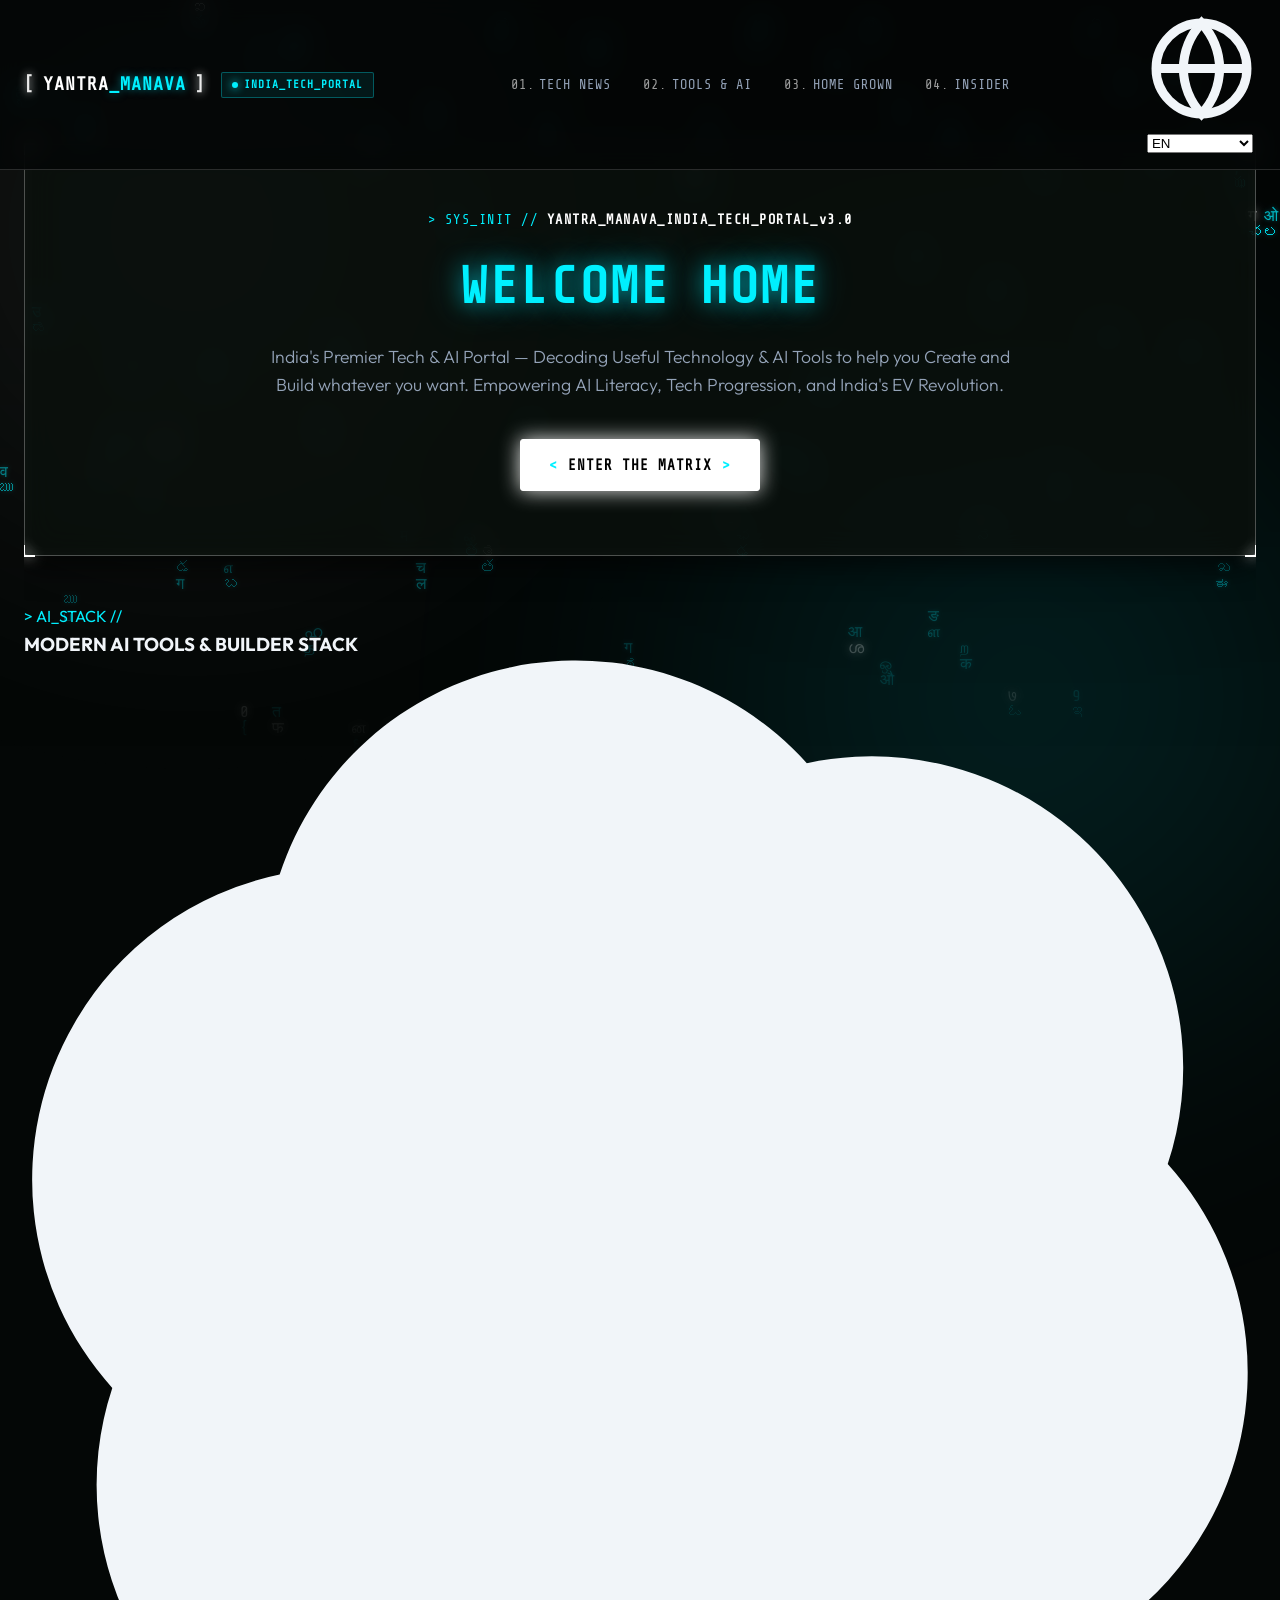
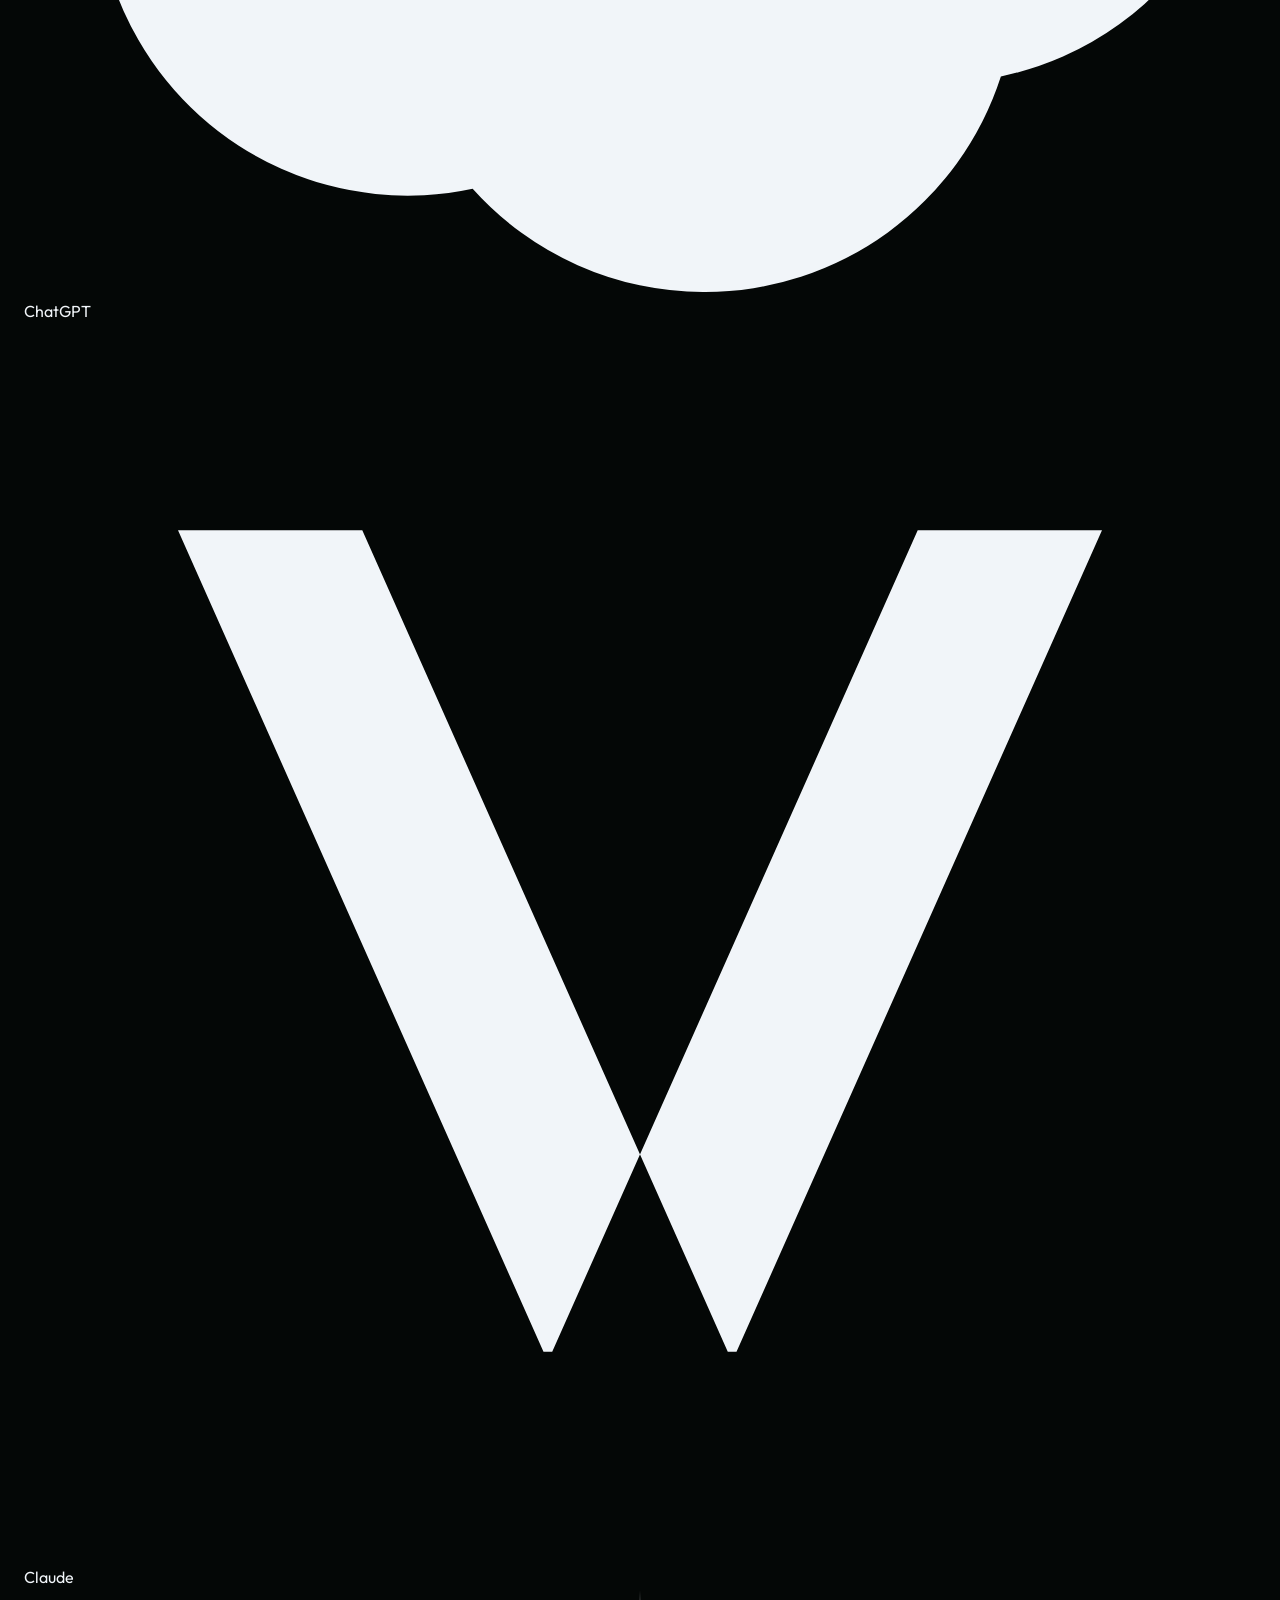
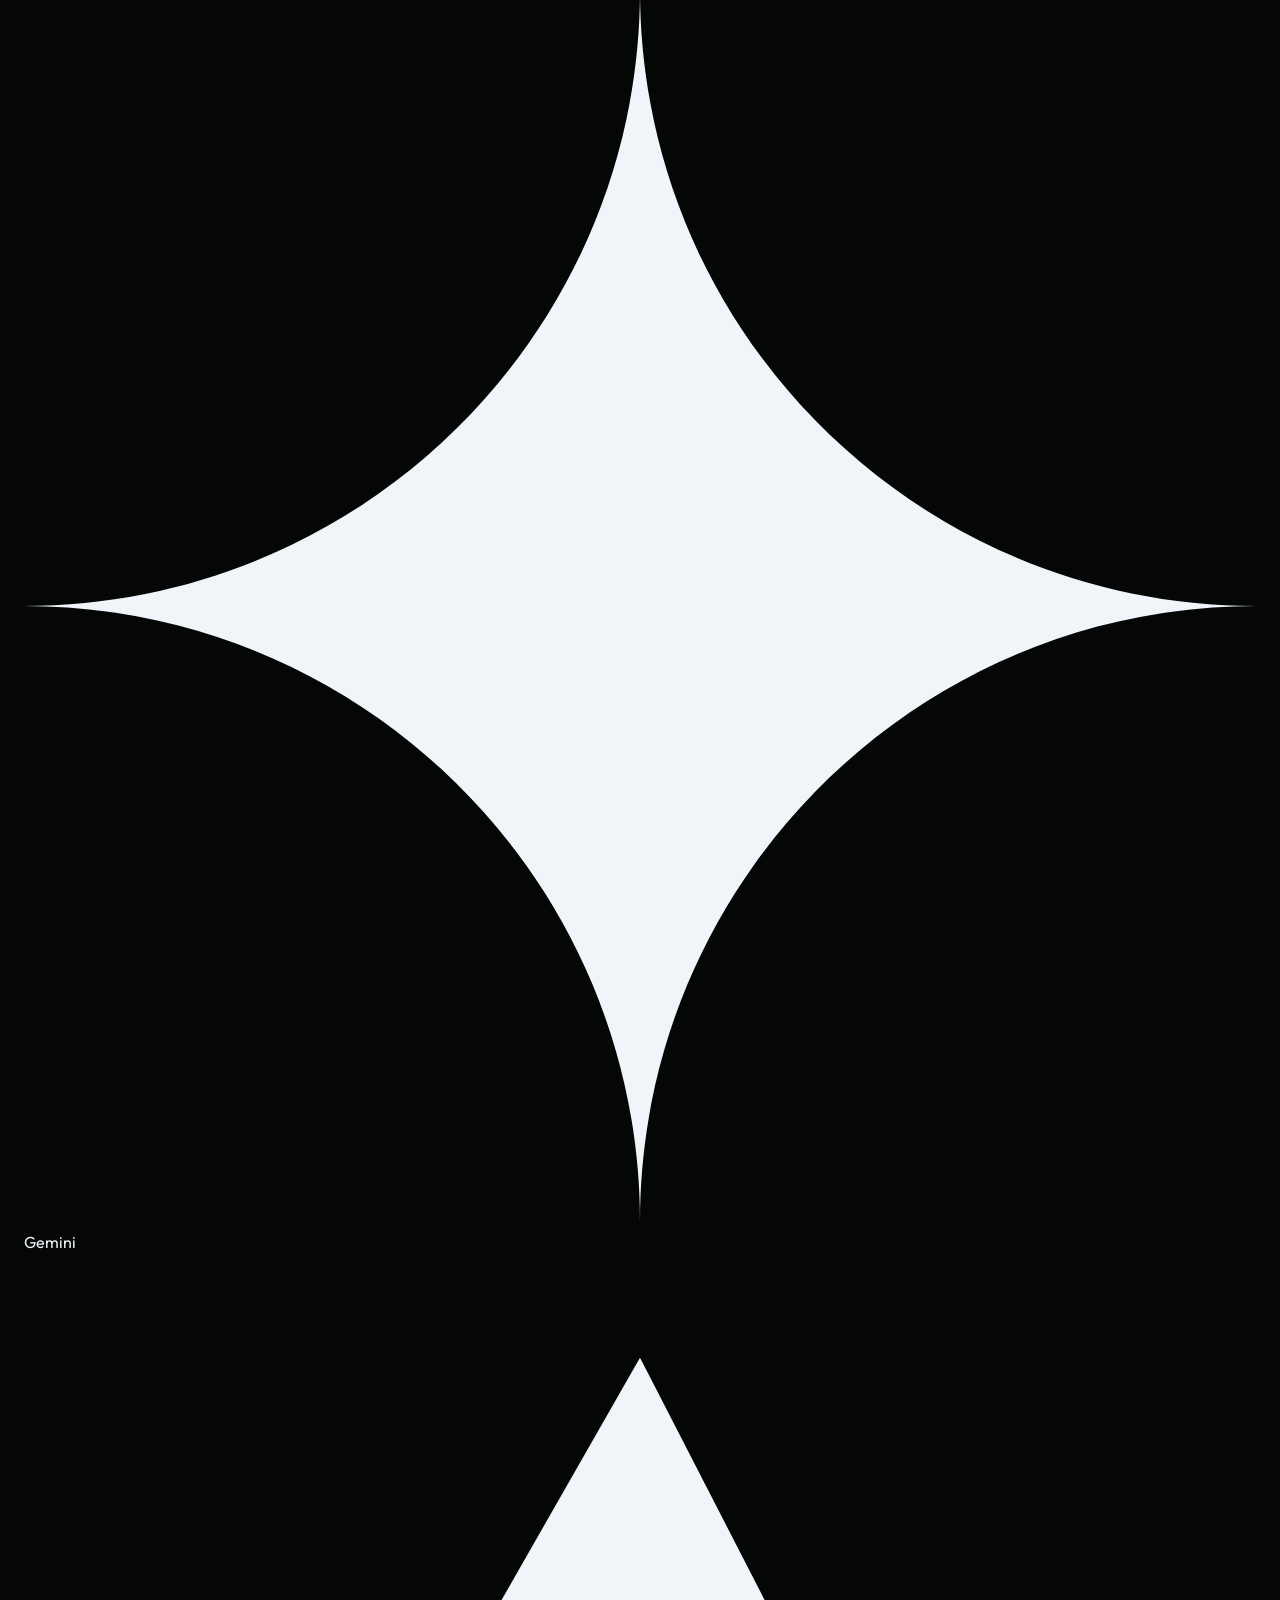
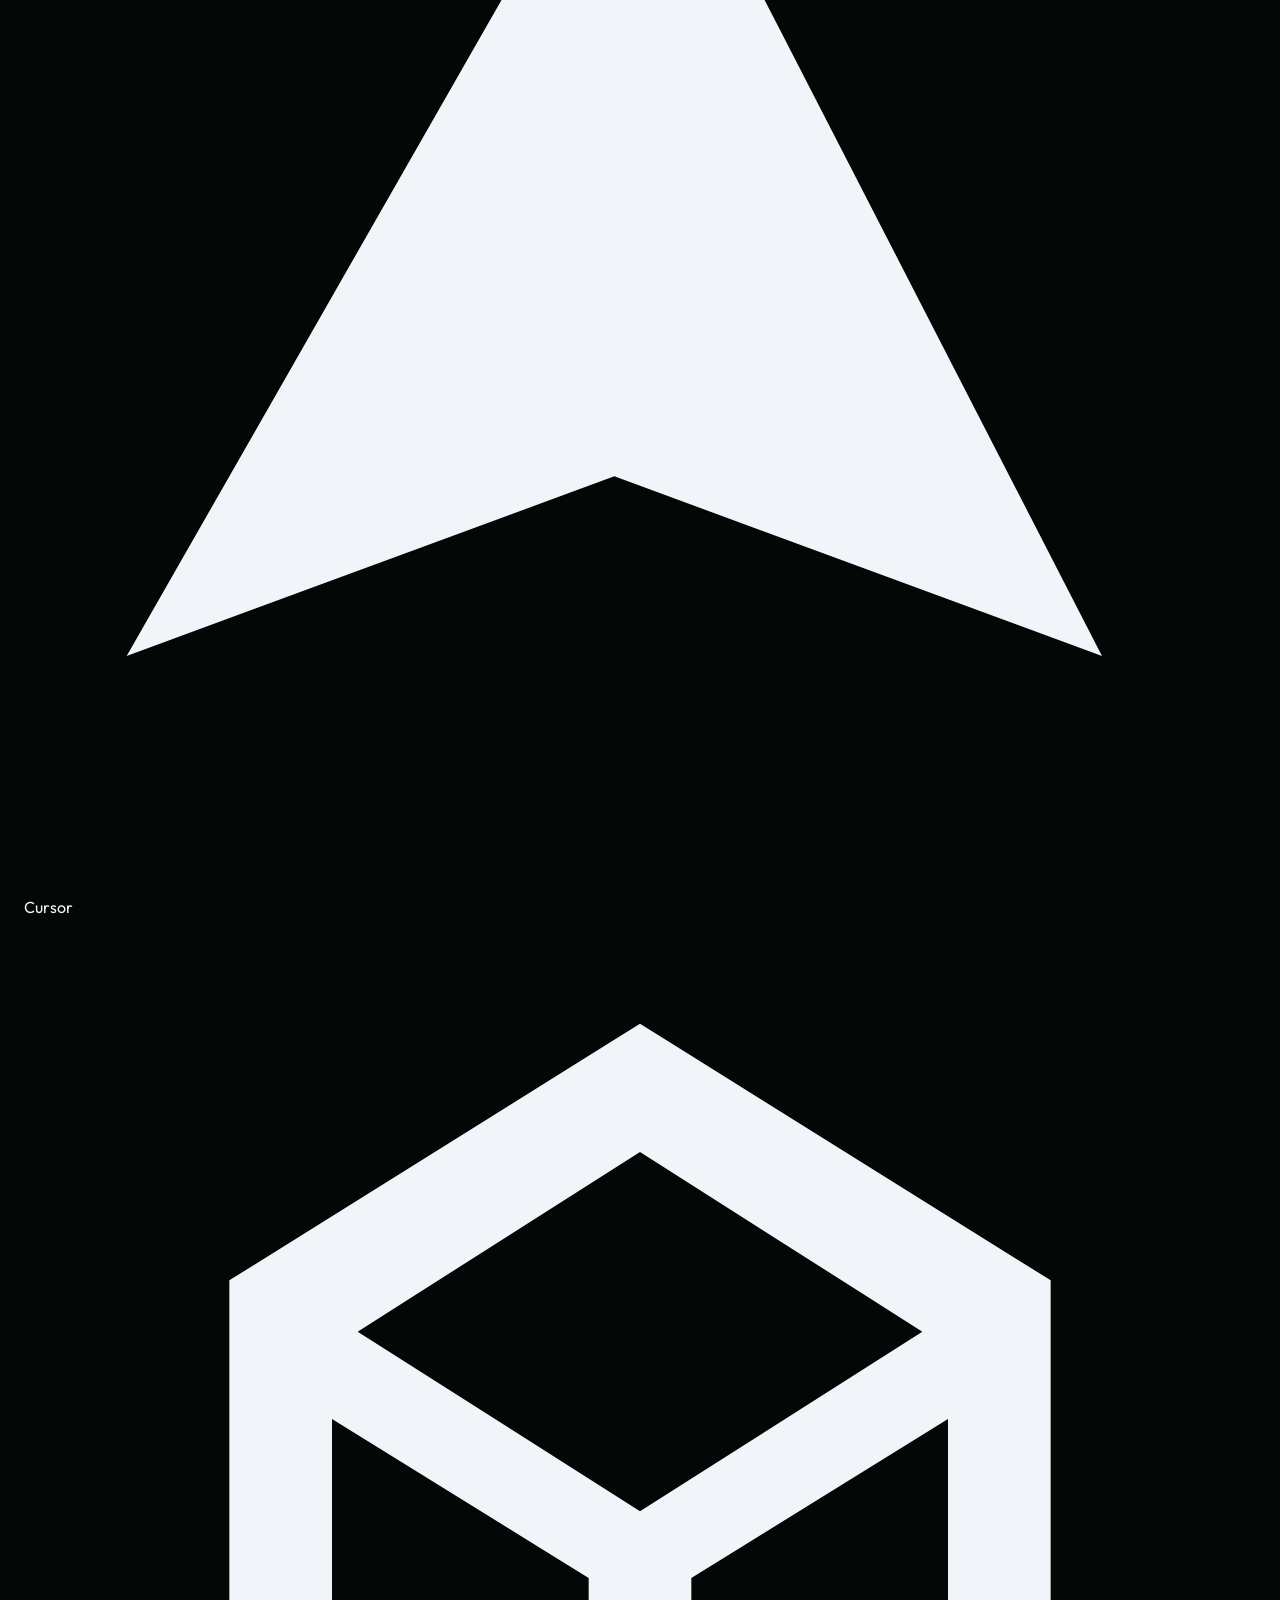
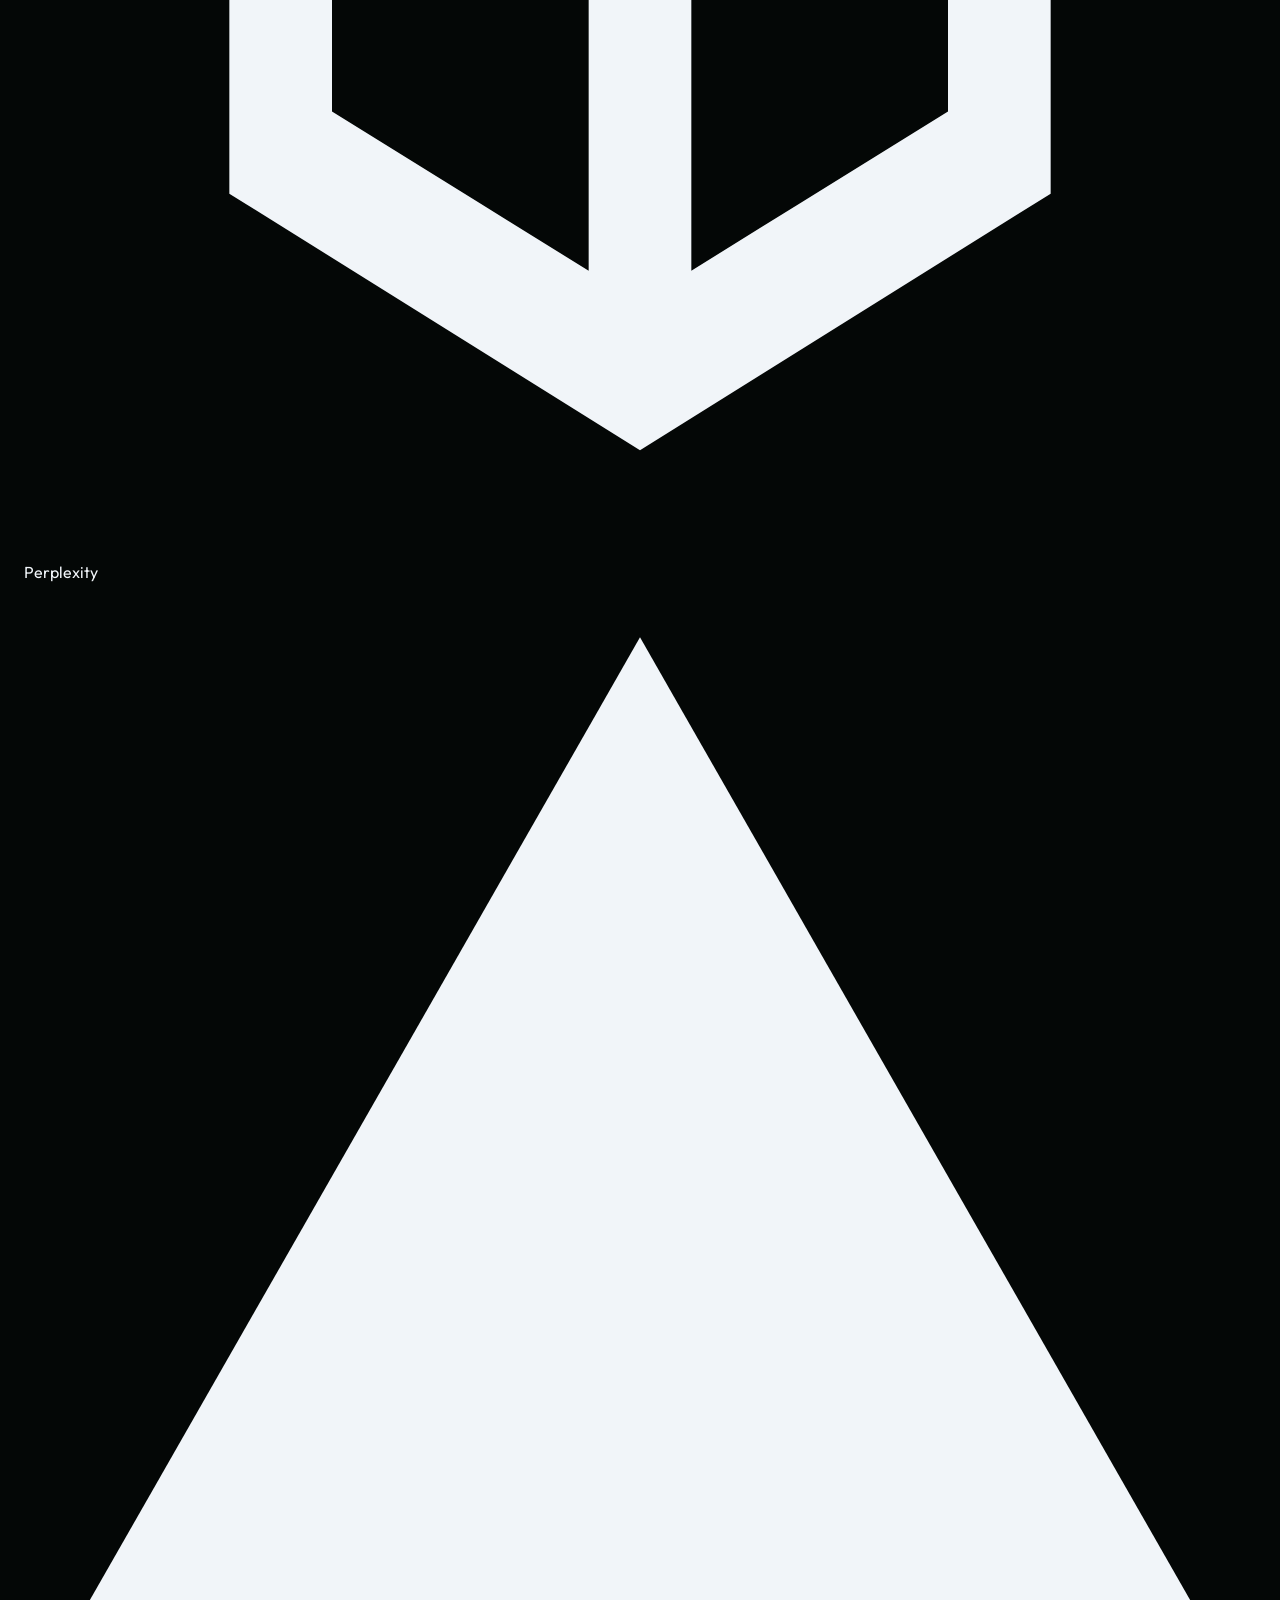
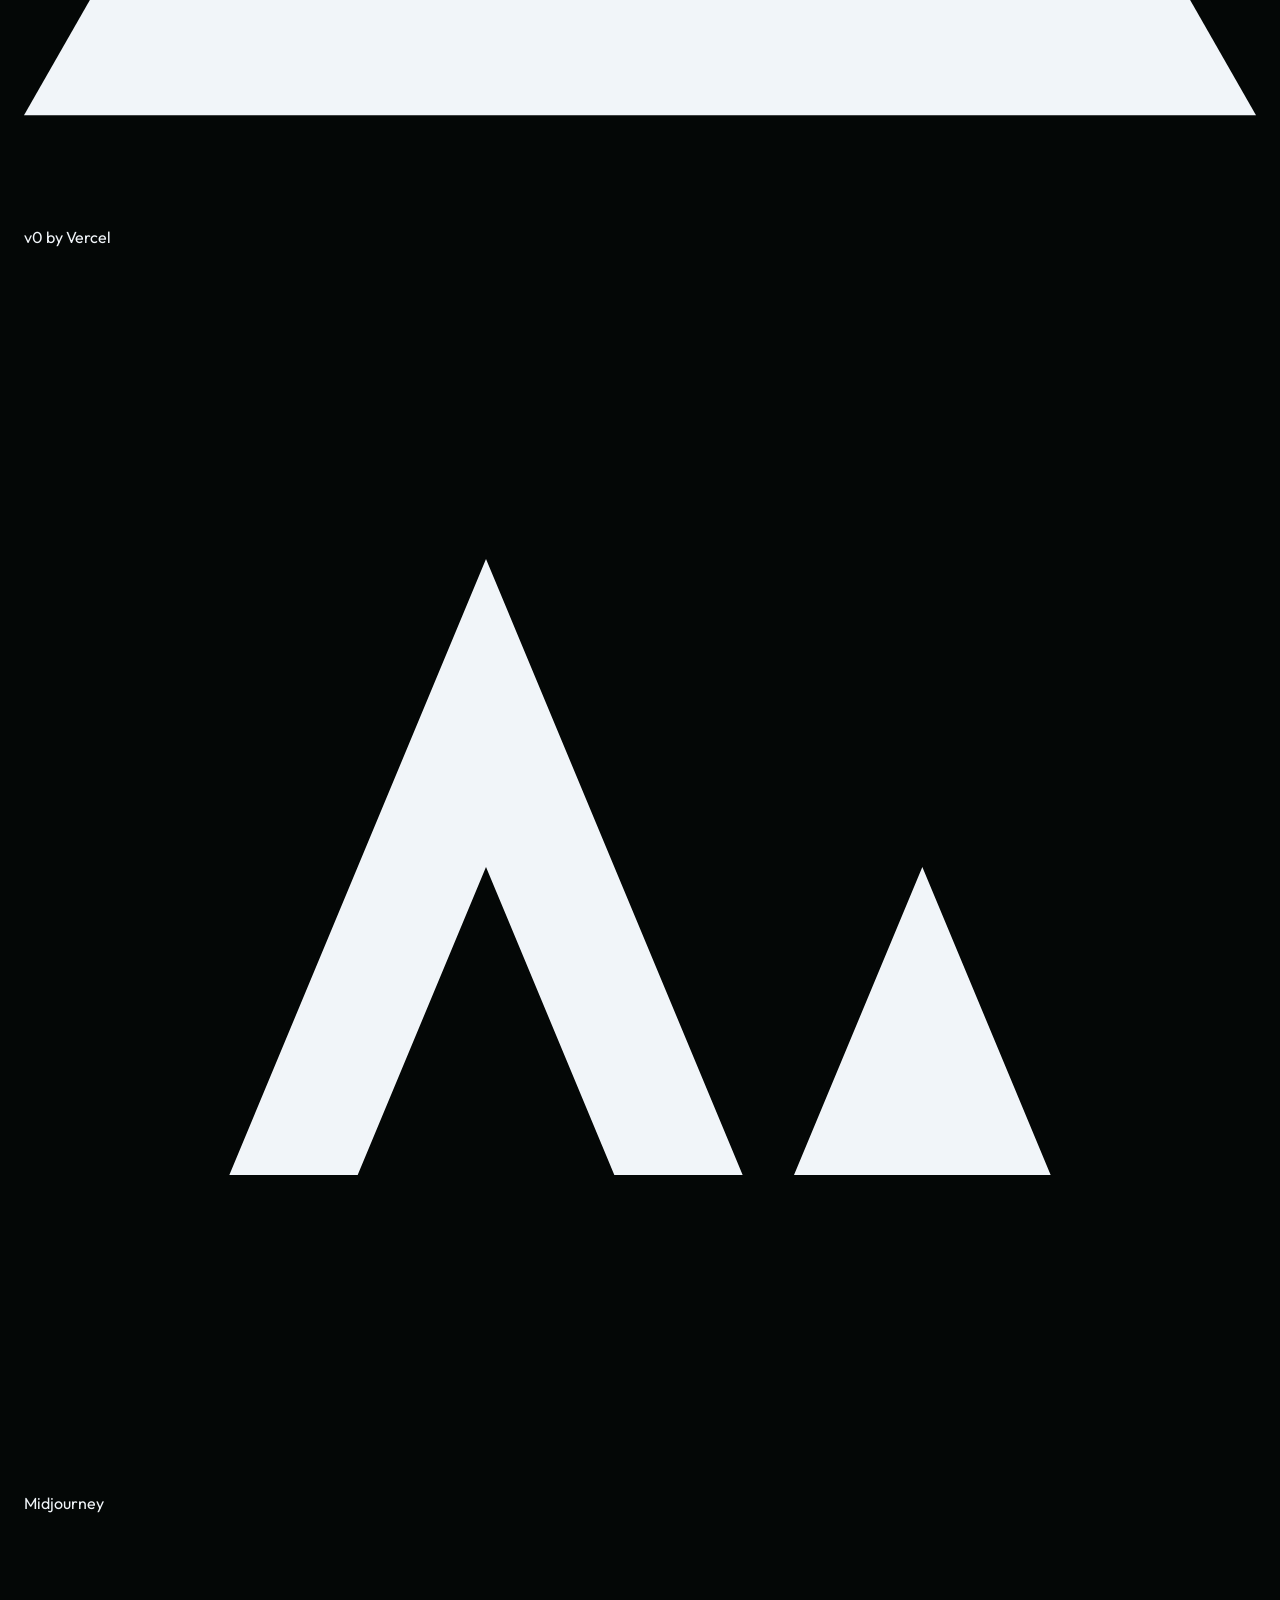
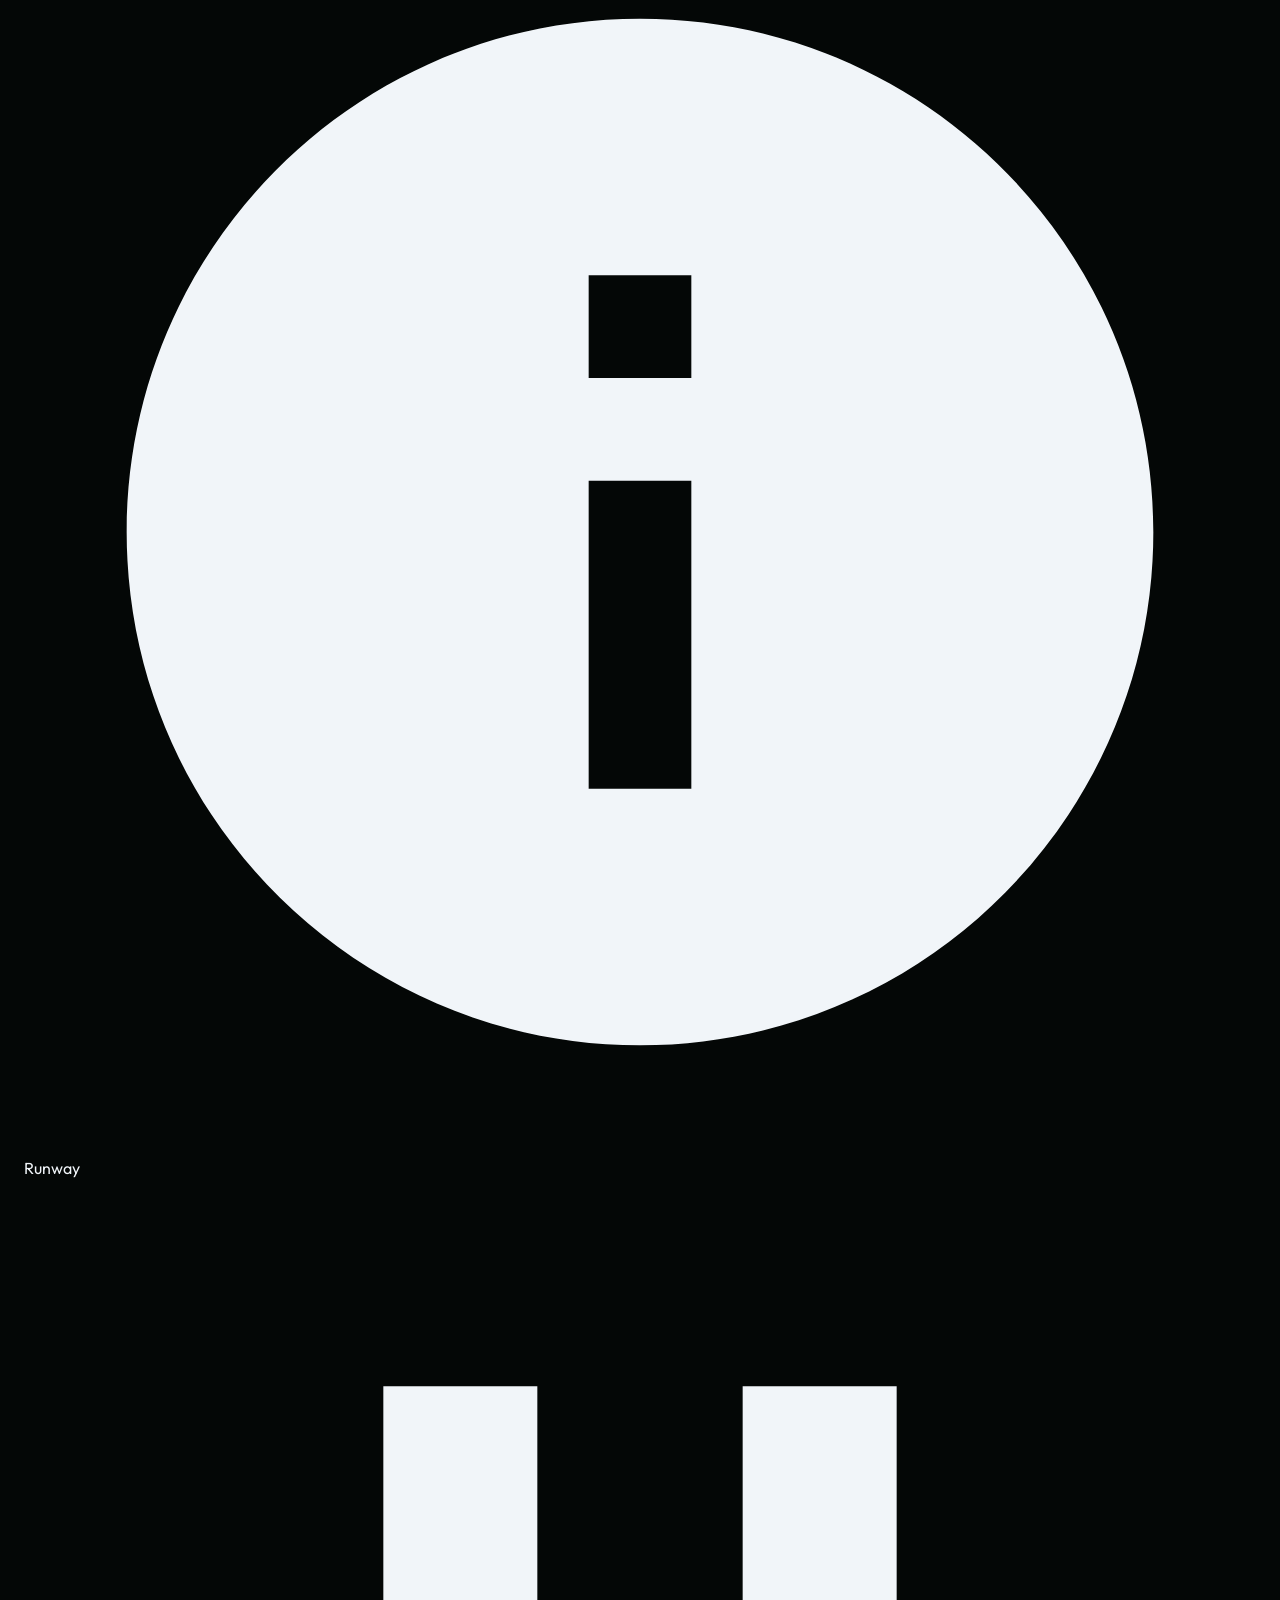
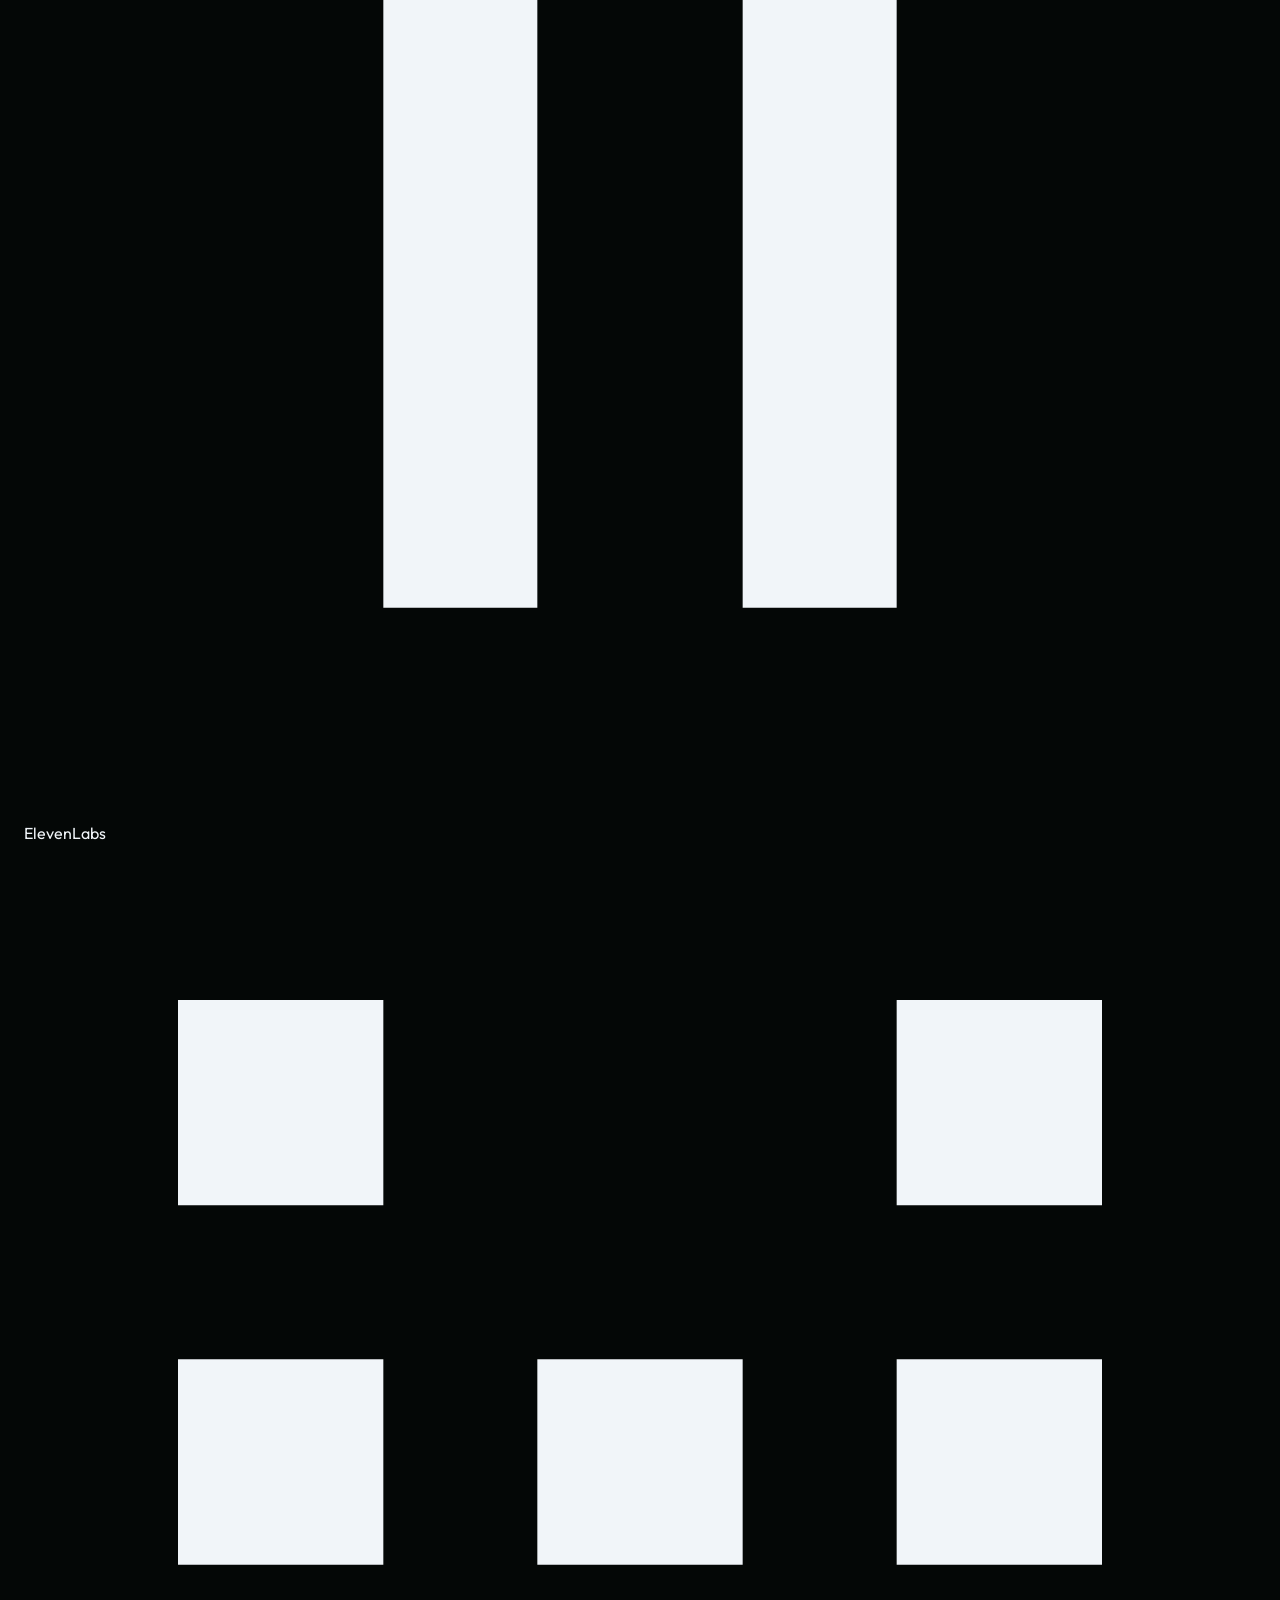
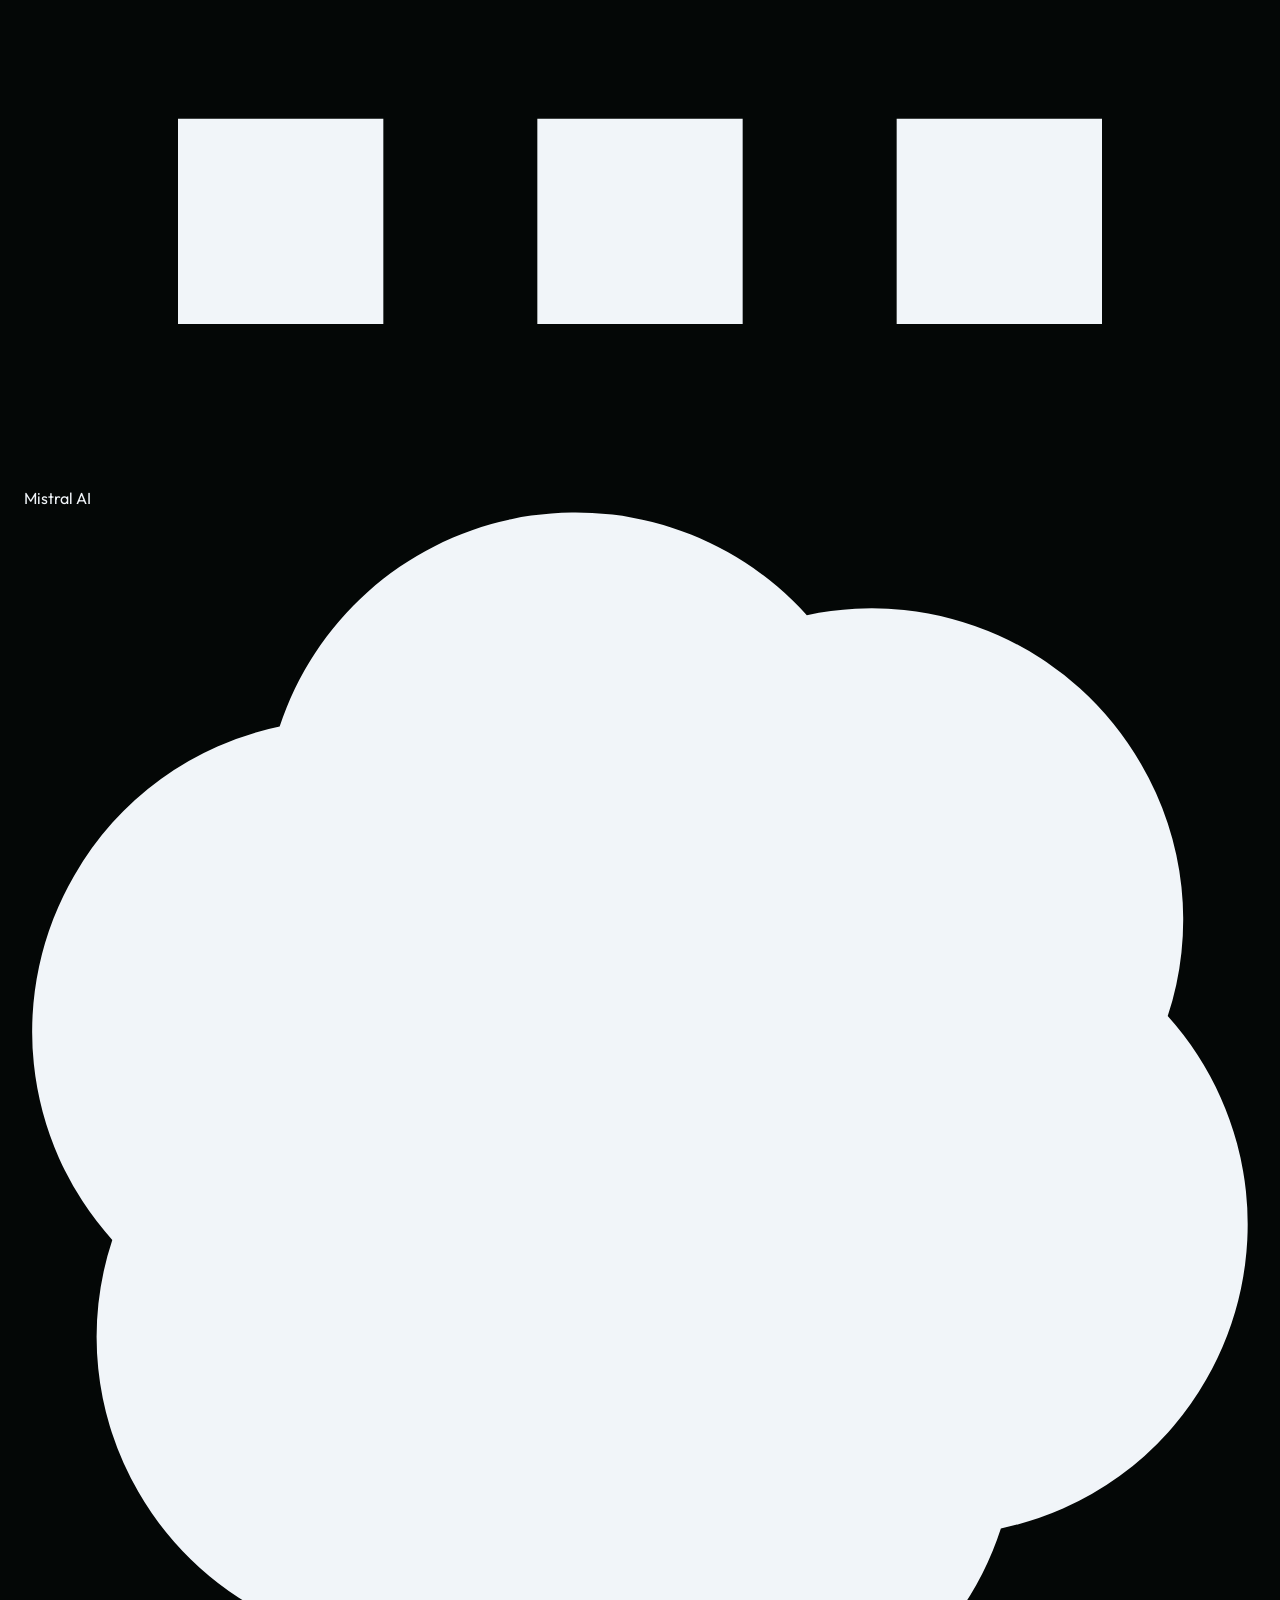
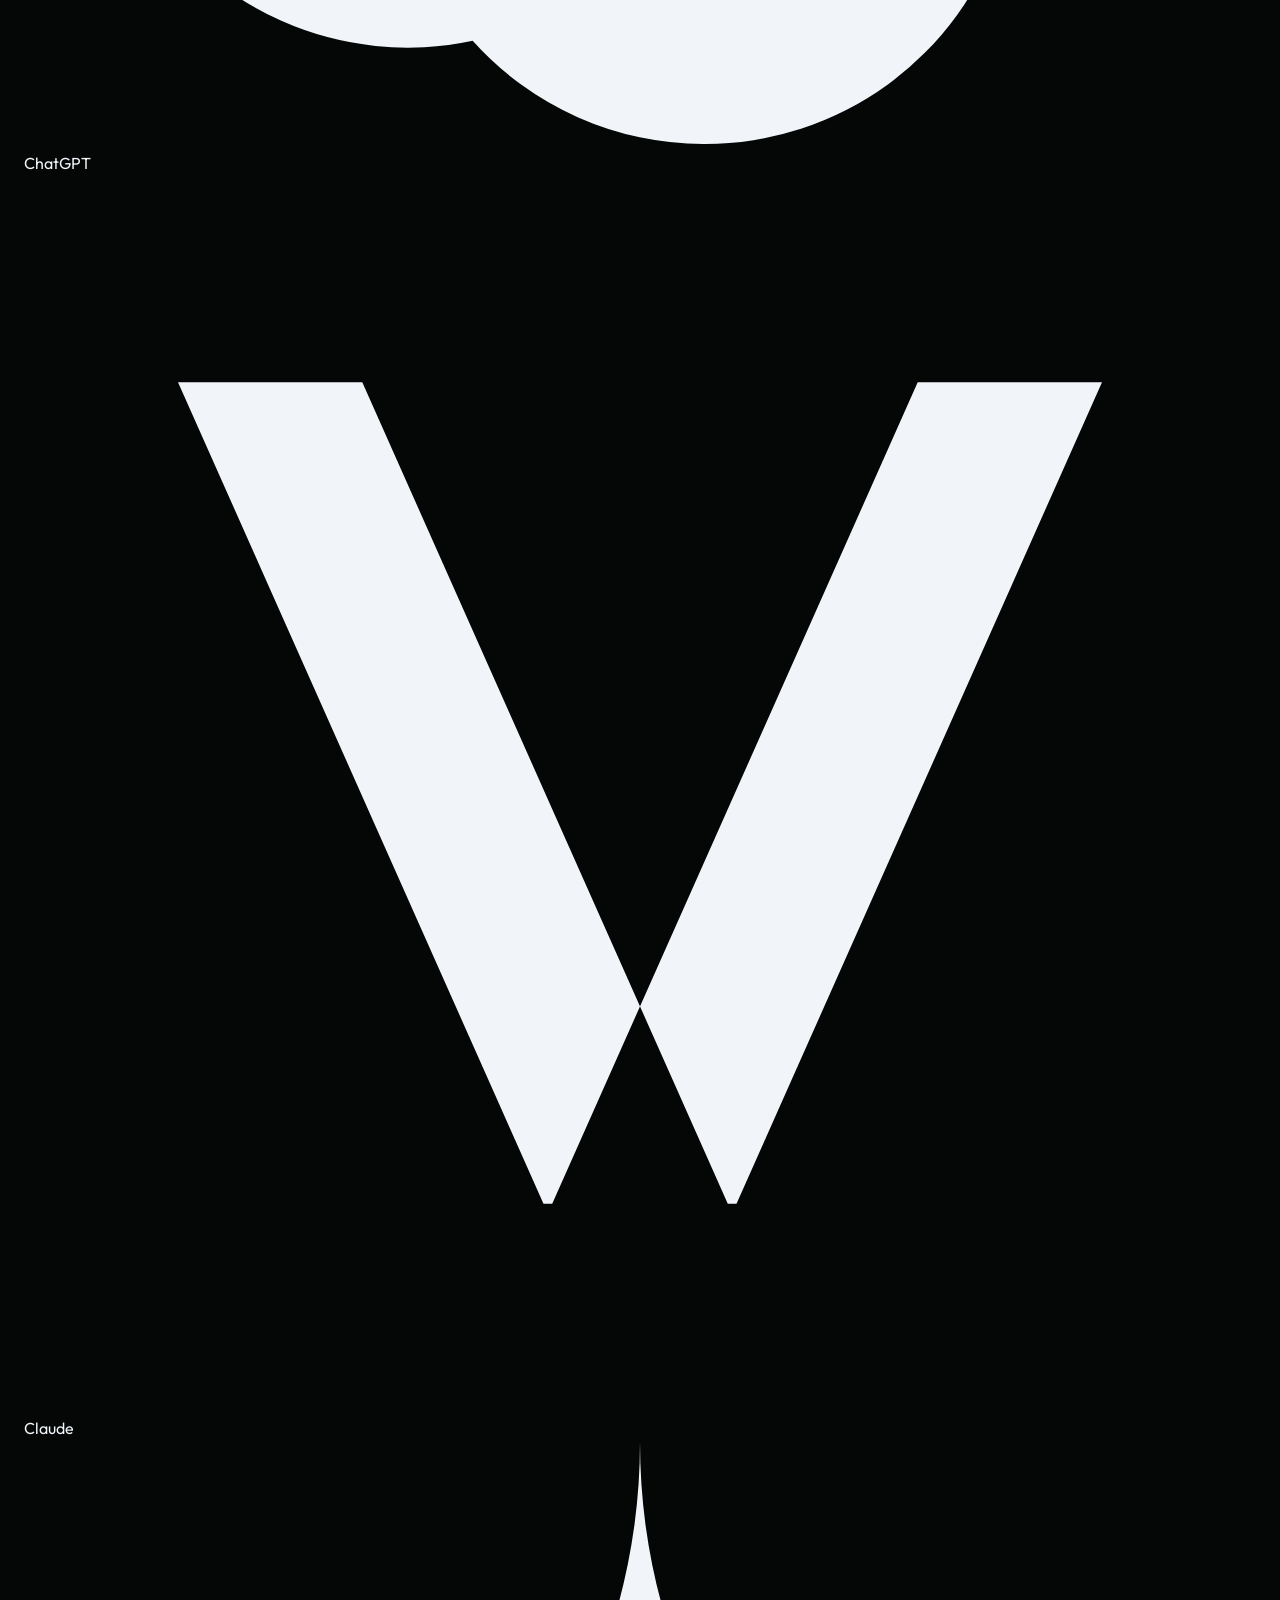
<file: index.html>
<!DOCTYPE html>
<html lang="en">
<head>
  <meta charset="UTF-8">
  <meta name="viewport" content="width=device-width, initial-scale=1.0">
  <title>Yantra Manava | India's All-in-One Technology Portal</title>
  <meta name="description" content="Yantra Manava - India's premier All-in-One Technology Portal. Deep-dive into India's Silicon Valleys, AI frontiers, semiconductor hubs, aerospace tech, and digital innovations.">

  <!-- Mobile Browser Address Bar & Theme Color (Pure Black #040706) -->
  <meta name="theme-color" content="#040706">
  <meta name="apple-mobile-web-app-status-bar-style" content="black-translucent">
  <meta name="apple-mobile-web-app-capable" content="yes">

  <!-- Google Fonts: Share Tech Mono, Fira Code, Outfit -->
  <link rel="preconnect" href="https://fonts.googleapis.com">
  <link rel="preconnect" href="https://fonts.gstatic.com" crossorigin>
  <link href="https://fonts.googleapis.com/css2?family=Fira+Code:wght@400;600;700&family=Outfit:wght@300;400;600;700;800&family=Share+Tech+Mono&display=swap" rel="stylesheet">

  <link rel="stylesheet" href="styles.css">
</head>
<body>

  <!-- Matrix Background Rain Container (Spans Hero Section + Extended Buffer Space Below) -->
  <div class="matrix-rain-zone" id="matrix-rain-zone">
    <canvas id="matrix-canvas"></canvas>
  </div>

  <!-- CRT Scanlines Overlay (Disabled by default) -->
  <div id="crt-overlay" class="crt-scanlines disabled"></div>

  <!-- Ambient Glow Effects -->
  <div class="glow-orb orb-1"></div>
  <div class="glow-orb orb-2"></div>

  <!-- Header Navigation -->
  <header class="matrix-header">
    <div class="header-container">
      <a href="#" class="brand-logo">
        <span class="logo-bracket">[</span><span class="logo-text">YANTRA<span class="logo-dot">_MANAVA</span></span><span class="logo-bracket">]</span>
        <span class="status-badge"><span class="pulse-dot"></span>INDIA_TECH_PORTAL</span>
      </a>

      <nav class="nav-links" id="nav-links">
        <a href="#tech-news" class="nav-link"><span class="nav-num">01.</span>TECH NEWS</a>
        <a href="#about" class="nav-link"><span class="nav-num">02.</span>TOOLS &amp; AI</a>
        <a href="#homegrown" class="nav-link"><span class="nav-num">03.</span>HOME GROWN</a>
        <a href="#newsletter" class="nav-link"><span class="nav-num">04.</span>INSIDER</a>
      </nav>

      <div class="hud-controls">
        <div class="lang-select-wrap" title="Switch Language">
          <svg class="hud-btn-svg" viewBox="0 0 24 24" fill="none" stroke="currentColor" stroke-width="2"><circle cx="12" cy="12" r="10"/><line x1="2" y1="12" x2="22" y2="12"/><path d="M12 2a15.3 15.3 0 0 1 4 10 15.3 15.3 0 0 1-4 10 15.3 15.3 0 0 1-4-10 15.3 15.3 0 0 1 4-10z"/></svg>
          <select id="lang-selector" class="hud-lang-select" aria-label="Select Language">
            <option value="en">EN</option>
            <option value="hi">हिन्दी (HI)</option>
            <option value="kn">ಕನ್ನಡ (KN)</option>
            <option value="ta">தமிழ் (TA)</option>
            <option value="te">తెలుగు (TE)</option>
            <option value="bn">বাংলা (BN)</option>
          </select>
        </div>
      </div>

      <button class="mobile-menu-btn" id="mobile-menu-btn" aria-label="Toggle Navigation">
        <span></span><span></span><span></span>
      </button>
    </div>
  </header>

  <!-- Main Content Container -->
  <main class="main-content">

    <!-- Hero Section -->
    <section class="hero-section" id="hero">
      <div class="hud-frame hero-hud">
        <div class="hud-corner top-left"></div>
        <div class="hud-corner top-right"></div>
        <div class="hud-corner bottom-left"></div>
        <div class="hud-corner bottom-right"></div>

        <div class="hero-header-tag">
          <span class="terminal-prefix">&gt; SYS_INIT // </span>
          <span class="sys-code">YANTRA_MANAVA_INDIA_TECH_PORTAL_v3.0</span>
        </div>

        <h1 class="decoder-title" id="main-title" data-value="WELCOME HOME">
          WELCOME HOME
        </h1>

        <p class="hero-subtitle">
          India's Premier Tech &amp; AI Portal — Decoding Useful Technology &amp; AI Tools to help you Create and Build whatever you want. Empowering AI Literacy, Tech Progression, and India's EV Revolution.
        </p>

        <div class="hero-actions">
          <a href="#about" class="btn-hud primary-btn enter-matrix-btn">
            <span class="btn-bracket">&lt;</span> ENTER THE MATRIX <span class="btn-bracket">&gt;</span>
          </a>
        </div>
      </div>
    </section>

    <!-- Hidden Interactive Matrix Terminal Section -->
    <section class="terminal-section" id="terminal" style="display: none;">
      <div class="section-title-wrap">
        <h2 class="hud-heading" data-value="// INTERACTIVE MATRIX TERMINAL">// INTERACTIVE MATRIX TERMINAL</h2>
        <div class="title-line"></div>
      </div>

      <div class="hud-frame terminal-hud">
        <div class="hud-corner top-left"></div>
        <div class="hud-corner top-right"></div>
        <div class="hud-corner bottom-left"></div>
        <div class="hud-corner bottom-right"></div>

        <div class="terminal-header">
          <div class="terminal-dots">
            <span class="dot red"></span>
            <span class="dot yellow"></span>
            <span class="dot green"></span>
          </div>
          <div class="terminal-title">YANTRA_MANAVA_OS v3.0 // INTERACTIVE SHELL</div>
          <div class="terminal-status"><span class="pulse-dot"></span>CONNECTED</div>
        </div>

        <div class="terminal-body" id="terminal-body">
          <div id="terminal-output" class="terminal-output">
            <div class="term-line term-sys">Yantra Manava OS [Version 3.0.42] - India's All-in-One Tech Portal Shell</div>
            <div class="term-line term-info">Type <span class="term-cmd-highlight">'help'</span> for a list of commands.</div>
          </div>

          <form id="terminal-form" class="terminal-input-line">
            <span class="prompt-user">guest@yantra-manava</span>:<span class="prompt-path">~</span>$&nbsp;
            <input type="text" id="terminal-input" class="terminal-input" autocomplete="off" spellcheck="false" placeholder="type a command...">
          </form>
        </div>
      </div>
    </section>

    <!-- Tech Stack Section (Dynamic AI Tools Carousel - Positioned Before AI Revolution) -->
    <div class="tech-stack-section" id="tech-stack">
      <div class="tech-stack-header">
        <span class="terminal-prefix">&gt; AI_STACK // </span>
        <h3 class="tech-stack-title">MODERN AI TOOLS &amp; BUILDER STACK</h3>
      </div>

      <div class="tech-carousel-viewport">
        <div class="tech-carousel-track">
          <!-- AI Tools Cards (Infinite Seamless Carousel with Authentic Brand Colors) -->
          <div class="tech-tool-card">
            <svg class="tool-logo logo-chatgpt" viewBox="0 0 24 24" fill="currentColor"><path d="M22.28 9.82a6 6 0 0 0-.52-4.91 6.05 6.05 0 0 0-6.51-2.9 6.07 6.07 0 0 0-10.27 2.17 6 6 0 0 0-4 2.9 6.05 6.05 0 0 0 .74 7.1 6 6 0 0 0 .51 4.91 6.05 6.05 0 0 0 6.51 2.9 6.05 6.05 0 0 0 4.52 2.01 6.06 6.06 0 0 0 5.77-4.2 6 6 0 0 0 4-2.9 6.06 6.06 0 0 0-.75-7.08z"/></svg>
            <span class="tool-name">ChatGPT</span>
          </div>
          <div class="tech-tool-card">
            <svg class="tool-logo logo-claude" viewBox="0 0 24 24" fill="currentColor"><path d="M17.41 4H21L13.88 20H10.29L17.41 4ZM6.59 4H3L10.12 20H13.71L6.59 4Z"/></svg>
            <span class="tool-name">Claude</span>
          </div>
          <div class="tech-tool-card">
            <svg class="tool-logo logo-gemini" viewBox="0 0 24 24" fill="currentColor"><path d="M12 0C12 6.627 6.627 12 0 12C6.627 12 12 17.373 12 24C12 17.373 17.373 12 24 12C17.373 12 12 6.627 12 0Z"/></svg>
            <span class="tool-name">Gemini</span>
          </div>
          <div class="tech-tool-card">
            <svg class="tool-logo logo-cursor" viewBox="0 0 24 24" fill="currentColor"><path d="M12 2L2 19.5l9.5-3.5L21 19.5 12 2z"/></svg>
            <span class="tool-name">Cursor</span>
          </div>
          <div class="tech-tool-card">
            <svg class="tool-logo logo-perplexity" viewBox="0 0 24 24" fill="currentColor"><path d="M12 2L4 7v10l8 5 8-5V7l-8-5zm0 2.5l5.5 3.5L12 11.5 6.5 8 12 4.5zm-6 5.2l5 3.1v5.7l-5-3.1v-5.7zm12 5.7l-5 3.1v-5.7l5-3.1v5.7z"/></svg>
            <span class="tool-name">Perplexity</span>
          </div>
          <div class="tech-tool-card">
            <svg class="tool-logo logo-v0" viewBox="0 0 24 24" fill="currentColor"><path d="M12 1L24 22H0L12 1Z"/></svg>
            <span class="tool-name">v0 by Vercel</span>
          </div>
          <div class="tech-tool-card">
            <svg class="tool-logo logo-midjourney" viewBox="0 0 24 24" fill="currentColor"><path d="M4 18l5-12 5 12h-2.5l-2.5-6-2.5 6H4zm11 0l2.5-6L20 18h-5z"/></svg>
            <span class="tool-name">Midjourney</span>
          </div>
          <div class="tech-tool-card">
            <svg class="tool-logo logo-runway" viewBox="0 0 24 24" fill="currentColor"><path d="M12 2C6.48 2 2 6.48 2 12s4.48 10 10 10 10-4.48 10-10S17.52 2 12 2zm1 15h-2v-6h2v6zm0-8h-2V7h2v2z"/></svg>
            <span class="tool-name">Runway</span>
          </div>
          <div class="tech-tool-card">
            <svg class="tool-logo logo-elevenlabs" viewBox="0 0 24 24" fill="currentColor"><path d="M7 4h3v16H7V4zm7 0h3v16h-3V4z"/></svg>
            <span class="tool-name">ElevenLabs</span>
          </div>
          <div class="tech-tool-card">
            <svg class="tool-logo logo-mistral" viewBox="0 0 24 24" fill="currentColor"><path d="M3 3h4v4H3V3zm14 0h4v4h-4V3zM3 10h4v4H3v-4zm7 0h4v4h-4v-4zm7 0h4v4h-4v-4zM3 17h4v4H3v-4zm7 0h4v4h-4v-4zm7 0h4v4h-4v-4z"/></svg>
            <span class="tool-name">Mistral AI</span>
          </div>

          <!-- Loop Duplicate -->
          <div class="tech-tool-card">
            <svg class="tool-logo logo-chatgpt" viewBox="0 0 24 24" fill="currentColor"><path d="M22.28 9.82a6 6 0 0 0-.52-4.91 6.05 6.05 0 0 0-6.51-2.9 6.07 6.07 0 0 0-10.27 2.17 6 6 0 0 0-4 2.9 6.05 6.05 0 0 0 .74 7.1 6 6 0 0 0 .51 4.91 6.05 6.05 0 0 0 6.51 2.9 6.05 6.05 0 0 0 4.52 2.01 6.06 6.06 0 0 0 5.77-4.2 6 6 0 0 0 4-2.9 6.06 6.06 0 0 0-.75-7.08z"/></svg>
            <span class="tool-name">ChatGPT</span>
          </div>
          <div class="tech-tool-card">
            <svg class="tool-logo logo-claude" viewBox="0 0 24 24" fill="currentColor"><path d="M17.41 4H21L13.88 20H10.29L17.41 4ZM6.59 4H3L10.12 20H13.71L6.59 4Z"/></svg>
            <span class="tool-name">Claude</span>
          </div>
          <div class="tech-tool-card">
            <svg class="tool-logo logo-gemini" viewBox="0 0 24 24" fill="currentColor"><path d="M12 0C12 6.627 6.627 12 0 12C6.627 12 12 17.373 12 24C12 17.373 17.373 12 24 12C17.373 12 12 6.627 12 0Z"/></svg>
            <span class="tool-name">Gemini</span>
          </div>
          <div class="tech-tool-card">
            <svg class="tool-logo logo-cursor" viewBox="0 0 24 24" fill="currentColor"><path d="M12 2L2 19.5l9.5-3.5L21 19.5 12 2z"/></svg>
            <span class="tool-name">Cursor</span>
          </div>
          <div class="tech-tool-card">
            <svg class="tool-logo logo-perplexity" viewBox="0 0 24 24" fill="currentColor"><path d="M12 2L4 7v10l8 5 8-5V7l-8-5zm0 2.5l5.5 3.5L12 11.5 6.5 8 12 4.5zm-6 5.2l5 3.1v5.7l-5-3.1v-5.7zm12 5.7l-5 3.1v-5.7l5-3.1v5.7z"/></svg>
            <span class="tool-name">Perplexity</span>
          </div>
          <div class="tech-tool-card">
            <svg class="tool-logo logo-v0" viewBox="0 0 24 24" fill="currentColor"><path d="M12 1L24 22H0L12 1Z"/></svg>
            <span class="tool-name">v0 by Vercel</span>
          </div>
          <div class="tech-tool-card">
            <svg class="tool-logo logo-midjourney" viewBox="0 0 24 24" fill="currentColor"><path d="M4 18l5-12 5 12h-2.5l-2.5-6-2.5 6H4zm11 0l2.5-6L20 18h-5z"/></svg>
            <span class="tool-name">Midjourney</span>
          </div>
          <div class="tech-tool-card">
            <svg class="tool-logo logo-runway" viewBox="0 0 24 24" fill="currentColor"><path d="M12 2C6.48 2 2 6.48 2 12s4.48 10 10 10 10-4.48 10-10S17.52 2 12 2zm1 15h-2v-6h2v6zm0-8h-2V7h2v2z"/></svg>
            <span class="tool-name">Runway</span>
          </div>
          <div class="tech-tool-card">
            <svg class="tool-logo logo-elevenlabs" viewBox="0 0 24 24" fill="currentColor"><path d="M7 4h3v16H7V4zm7 0h3v16h-3V4z"/></svg>
            <span class="tool-name">ElevenLabs</span>
          </div>
          <div class="tech-tool-card">
            <svg class="tool-logo logo-mistral" viewBox="0 0 24 24" fill="currentColor"><path d="M3 3h4v4H3V3zm14 0h4v4h-4V3zM3 10h4v4H3v-4zm7 0h4v4h-4v-4zm7 0h4v4h-4v-4zM3 17h4v4H3v-4zm7 0h4v4h-4v-4zm7 0h4v4h-4v-4z"/></svg>
            <span class="tool-name">Mistral AI</span>
          </div>
        </div>
      </div>

    <!-- About Tech Portal Section (AI Revolution) -->
    <section class="about-section" id="about">
      <div class="section-title-wrap">
        <h2 class="hud-heading" data-value="// DECODING USEFUL TECH &amp; AI">// DECODING USEFUL TECH &amp; AI</h2>
        <div class="title-line"></div>
      </div>

      <div class="about-grid">
        <!-- Bio Content & Mission Statement -->
        <div class="about-content">
          <div class="hud-card bio-card">
            <div class="bio-tag">&gt; MISSION_STATEMENT</div>
            <h3 class="bio-title">Lead India's AI Revolution &amp; Tech Literacy</h3>
            
            <p class="bio-text">
              Welcome to <strong>Yantra Manava</strong> — your hub for decoding practical technology and cutting-edge AI tools. We break down modern AI models, creator tools, low-code development platforms, and everyday tech workflows so you can build, automate, and bring your ideas to life.
            </p>
            
            <p class="bio-text">
              From mastering generative AI tools and AI agents to driving widespread <strong>AI Literacy</strong> across India, tracking <strong>Tech Progression</strong>, and following India's rapid <strong>EV Revolution</strong>—Yantra Manava equips creators, students, developers, and entrepreneurs with actionable tech knowledge.
            </p>

            <!-- Focus Areas Badges -->
            <div class="focus-grid">
              <div class="focus-item">
                <span class="focus-icon">
                  <svg class="focus-icon-svg" viewBox="0 0 24 24" fill="none" stroke="currentColor" stroke-width="2"><path d="M14.7 6.3a1 1 0 0 0 0 1.4l1.6 1.6a1 1 0 0 0 1.4 0l3.77-3.77a6 6 0 0 1-7.94 7.94l-6.91 6.91a2.12 2.12 0 0 1-3-3l6.91-6.91a6 6 0 0 1 7.94-7.94l-3.76 3.76z"/></svg>
                </span>
                <div class="focus-detail">
                  <strong>Useful AI Tools</strong>
                  <span>AI agents, prompt engineering &amp; builder tech</span>
                </div>
              </div>
              <div class="focus-item">
                <span class="focus-icon">
                  <svg class="focus-icon-svg" viewBox="0 0 24 24" fill="none" stroke="currentColor" stroke-width="2"><path d="M4 19.5A2.5 2.5 0 0 1 6.5 17H20"/><path d="M6.5 2H20v20H6.5A2.5 2.5 0 0 1 4 19.5v-15A2.5 2.5 0 0 1 6.5 2z"/></svg>
                </span>
                <div class="focus-detail">
                  <strong>AI Literacy India</strong>
                  <span>Empowering students &amp; creators across India</span>
                </div>
              </div>
              <div class="focus-item">
                <span class="focus-icon">
                  <svg class="focus-icon-svg" viewBox="0 0 24 24" fill="none" stroke="currentColor" stroke-width="2"><polygon points="13 2 3 14 12 14 11 22 21 10 12 10 13 2"/></svg>
                </span>
                <div class="focus-detail">
                  <strong>EV Revolution</strong>
                  <span>Electric mobility, smart battery &amp; charging grids</span>
                </div>
              </div>
              <div class="focus-item">
                <span class="focus-icon">
                  <svg class="focus-icon-svg" viewBox="0 0 24 24" fill="none" stroke="currentColor" stroke-width="2"><path d="M4.5 16.5c-1.5 1.26-2 5-2 5s3.74-.5 5-2c.71-.84.7-2.13-.09-2.91a2.18 2.18 0 0 0-2.91-.09z"/><path d="M12 15l-3-3a22 22 0 0 1 2-3.95A12.88 12.88 0 0 1 22 2c0 2.72-.78 7.5-3.05 11a22.35 22.35 0 0 1-3.95 2z"/><path d="M9 18l-4.5 4.5"/><path d="M15 9l4.5-4.5"/></svg>
                </span>
                <div class="focus-detail">
                  <strong>Tech Progression</strong>
                  <span>Modern dev workflows, automation &amp; building</span>
                </div>
              </div>
            </div>
          </div>
        </div>
      </div>

      <!-- Top Global & India AI/Tech News Grid -->
      <div class="ai-news-section" id="tech-news">
        <div class="ai-news-header">
          <span class="terminal-prefix">&gt; TECH_BYTES // </span>
          <h3 class="ai-news-title">TOP USEFUL TECH &amp; AI DISPATCHES</h3>
        </div>

        <!-- 3D Holographic Spinning Earth Globe Telemetry Window -->
        <div class="creator-media-wrap ai-news-globe-wrap">
          <div class="hud-frame image-hud-frame cyberpunk-host-frame globe-hud-frame">
            <div class="hud-corner top-left"></div>
            <div class="hud-corner top-right"></div>
            <div class="hud-corner bottom-left"></div>
            <div class="hud-corner bottom-right"></div>
            
            <!-- Animated Cyber Backdrop Behind Globe -->
            <div class="host-cyber-bg">
              <div class="cyber-grid-overlay"></div>
              <canvas id="host-matrix-canvas" class="host-matrix-canvas"></canvas>
            </div>
            
            <!-- 3D Spinning Earth Globe with Real World Map -->
            <div class="globe-viewport">
              <div class="globe-sphere earth-globe">
                <!-- Real Earth World Map Texture (Infinite 360 Spin) -->
                <div class="earth-map-texture"></div>
                <div class="earth-atmosphere-glow"></div>
              </div>
              <div class="globe-equator-ring"></div>
            </div>

            <!-- Biometric Laser Scanner Line -->
            <div class="image-scanner-line"></div>
            
            <div class="image-overlay-badge">
              <span class="badge-dot"></span> GLOBAL TELEMETRY // INDIA MONITOR
            </div>
          </div>
        </div>

        <div class="ai-news-grid">
          <!-- Indian AI News Highlight 1 -->
          <div class="hud-card news-card india-highlight-card">
            <div class="news-badge-row">
              <span class="news-tag india-tag">
                <svg class="news-tag-svg" viewBox="0 0 24 24" fill="none" stroke="currentColor" stroke-width="2"><circle cx="12" cy="12" r="9"/><path d="M12 3v18"/><path d="M3 12h18"/><circle cx="12" cy="12" r="3"/></svg> INDIA HIGHLIGHT
              </span>
              <span class="news-time">2 HRS AGO</span>
            </div>
            <h4 class="news-headline">National AI Literacy Drive Reaches 5M Students &amp; Builders with Free Hands-on AI Toolkits</h4>
            <p class="news-summary">
              Government and tech ecosystem initiatives launch interactive AI workflows, prompt engineering modules, and multilingual AI builder tools across 12 Indian languages.
            </p>
            <div class="news-footer-tag"><code>TOPIC: AI LITERACY &amp; BUILDER TOOLS</code></div>
          </div>

          <!-- Indian AI News Highlight 2 -->
          <div class="hud-card news-card india-highlight-card">
            <div class="news-badge-row">
              <span class="news-tag india-tag">
                <svg class="news-tag-svg" viewBox="0 0 24 24" fill="none" stroke="currentColor" stroke-width="2"><circle cx="12" cy="12" r="9"/><path d="M12 3v18"/><path d="M3 12h18"/><circle cx="12" cy="12" r="3"/></svg> INDIA HIGHLIGHT
              </span>
              <span class="news-time">5 HRS AGO</span>
            </div>
            <h4 class="news-headline">India's EV Revolution Surges as Native Smart Scooters &amp; Fast Battery Swapping Infra Reach 100+ Cities</h4>
            <p class="news-summary">
              Domestic EV makers deploy AI-optimized battery management systems (BMS) and smart charging networks across urban hubs and national highways.
            </p>
            <div class="news-footer-tag"><code>TOPIC: EV REVOLUTION &amp; CLEAN MOBILITY</code></div>
          </div>

          <!-- Global AI News 1 -->
          <div class="hud-card news-card global-card">
            <div class="news-badge-row">
              <span class="news-tag global-tag">
                <svg class="news-tag-svg" viewBox="0 0 24 24" fill="none" stroke="currentColor" stroke-width="2"><circle cx="12" cy="12" r="10"/><line x1="2" y1="12" x2="22" y2="12"/><path d="M12 2a15.3 15.3 0 0 1 4 10 15.3 15.3 0 0 1-4 10 15.3 15.3 0 0 1-4-10 15.3 15.3 0 0 1 4-10z"/></svg> USEFUL TECH &amp; AI
              </span>
              <span class="news-time">8 HRS AGO</span>
            </div>
            <h4 class="news-headline">Next-Gen AI Coding Assistants &amp; Autonomous Agents Empower Solo Creators to Build Full-Stack Apps</h4>
            <p class="news-summary">
              Breakthroughs in multi-agent orchestration and natural language software builders reduce full-stack web app development times from weeks to minutes.
            </p>
            <div class="news-footer-tag"><code>TOPIC: AI TOOLS &amp; CREATOR TECH</code></div>
          </div>

          <!-- Global AI News 2 -->
          <div class="hud-card news-card global-card">
            <div class="news-badge-row">
              <span class="news-tag global-tag">
                <svg class="news-tag-svg" viewBox="0 0 24 24" fill="none" stroke="currentColor" stroke-width="2"><circle cx="12" cy="12" r="10"/><line x1="2" y1="12" x2="22" y2="12"/><path d="M12 2a15.3 15.3 0 0 1 4 10 15.3 15.3 0 0 1-4 10 15.3 15.3 0 0 1 4-10z"/></svg> USEFUL TECH &amp; AI
              </span>
              <span class="news-time">12 HRS AGO</span>
            </div>
            <h4 class="news-headline">Multimodal Creator Tools Democratize Real-Time Video Synthesis, 3D Assets, and Design</h4>
            <p class="news-summary">
              Generative UI and design automation platforms enable creators worldwide to produce studio-grade visuals and web applications with simple text prompts.
            </p>
            <div class="news-footer-tag"><code>TOPIC: TECH PROGRESSION &amp; CREATOR TOOLS</code></div>
          </div>

        </div>
      </div>
    </section>

    <!-- Zen Guide (2026 Hottest) Section - Positioned Right After Tech Bytes Feed -->
    <section class="zen-guide-section" id="zen-guide">
      <div class="hud-frame zen-guide-hud">
        <div class="hud-corner top-left"></div>
        <div class="hud-corner top-right"></div>
        <div class="hud-corner bottom-left"></div>
        <div class="hud-corner bottom-right"></div>

        <div class="zen-guide-header">
          <span class="terminal-prefix">&gt; ZEN_GUIDE // 2026_HOTTEST</span>
          <h2 class="decoder-title zen-main-title" style="font-size: 1.8rem; margin: 0.5rem 0;" data-value="HOW TO HOST YOUR OWN WEB APP WITH USER LOGIN">
            HOW TO HOST YOUR OWN WEB APP WITH USER LOGIN
          </h2>
          <p class="hero-subtitle" style="margin-top: 0.5rem;">
            <strong>Live-First Approach:</strong> The ultimate 2026 blueprint to taking your web application from zero to productionized deployment with authentication.
          </p>

          <div class="zen-tags-row">
            <span class="zen-tag tag-vercel">
              <svg class="zen-tag-logo" viewBox="0 0 24 24" fill="#ffffff"><path d="M12 1L24 22H0L12 1Z"/></svg>
              VERCEL
            </span>
            <span class="zen-tag tag-supabase">
              <svg class="zen-tag-logo" viewBox="0 0 24 24" fill="#3ecf8e"><path d="M13.35 2.05a1.2 1.2 0 0 0-1.7 0L1.7 12.05a1.2 1.2 0 0 0 .85 2.05h7.8v7.85a1.2 1.2 0 0 0 2.05.85l9.95-10a1.2 1.2 0 0 0-.85-2.05h-7.8V2.05z"/></svg>
              SUPABASE
            </span>
            <span class="zen-tag tag-google">
              <svg class="zen-tag-logo" viewBox="0 0 24 24">
                <path fill="#4285F4" d="M22.56 12.25c0-.78-.07-1.53-.2-2.25H12v4.26h5.92c-.26 1.37-1.04 2.53-2.21 3.31v2.77h3.57c2.08-1.92 3.28-4.74 3.28-8.09z"/>
                <path fill="#34A853" d="M12 23c2.97 0 5.46-.98 7.28-2.66l-3.57-2.77c-.98.66-2.23 1.06-3.71 1.06-2.86 0-5.29-1.93-6.16-4.53H2.18v2.84C3.99 20.53 7.7 23 12 23z"/>
                <path fill="#FBBC05" d="M5.84 14.09c-.22-.66-.35-1.36-.35-2.09s.13-1.43.35-2.09V7.06H2.18C1.43 8.55 1 10.22 1 12s.43 3.45 1.18 4.94l2.85-2.22.81-.63z"/>
                <path fill="#EA4335" d="M12 5.38c1.62 0 3.06.56 4.21 1.64l3.15-3.15C17.45 2.09 14.97 1 12 1 7.7 1 3.99 3.47 2.18 7.06l3.66 2.84c.87-2.6 3.3-4.52 6.16-4.52z"/>
              </svg>
              GOOGLE OAUTH
            </span>
            <span class="zen-tag tag-domain">
              <svg class="zen-tag-logo" viewBox="0 0 24 24" fill="none" stroke="#00f0ff" stroke-width="2"><circle cx="12" cy="12" r="10"/><line x1="2" y1="12" x2="22" y2="12"/><path d="M12 2a15.3 15.3 0 0 1 4 10 15.3 15.3 0 0 1-4 10 15.3 15.3 0 0 1-4-10 15.3 15.3 0 0 1 4-10z"/></svg>
              OWN DOMAIN
            </span>
          </div>
        </div>

        <!-- Core 4 Live-First Steps -->
        <div class="zen-flow-grid">
          <div class="zen-flow-step">
            <div class="zen-step-num">STEP 01 // HOST BASELINE</div>
            <h4 class="zen-step-title">Host 1-Pager Baseline</h4>
            <p class="zen-step-desc">Get a clean landing page online immediately using GitHub + Vercel before building complex features.</p>
          </div>
          <div class="zen-flow-step">
            <div class="zen-step-num">STEP 02 // DOMAIN &amp; SERVER</div>
            <h4 class="zen-step-title">Domain Connection</h4>
            <p class="zen-step-desc">Finish server-side chores early by mapping your custom domain and configuring DNS records.</p>
          </div>
          <div class="zen-flow-step">
            <div class="zen-step-num">STEP 03 // AUTH &amp; OAUTH</div>
            <h4 class="zen-step-title">Supabase + Google Login</h4>
            <p class="zen-step-desc">Integrate Supabase RLS and Google OAuth 2.0 gateway directly on your live domain.</p>
          </div>
          <div class="zen-flow-step">
            <div class="zen-step-num">STEP 04 // PRODUCTION BUILD</div>
            <h4 class="zen-step-title">Build &amp; Scale</h4>
            <p class="zen-step-desc">Yay! Your core app foundation is productionalized. Now have fun building out features fearlessly.</p>
          </div>
        </div>



        <!-- CTA to Full Master Guide Page -->
        <div class="zen-cta-wrap">
          <a href="zen-guide.html" class="btn-hud primary-btn zen-cta-btn">
            <span class="btn-bracket">&lt;</span> DIVE IN: FULL MASTER GUIDE <span class="btn-bracket">&gt;</span>
          </a>
        </div>
      </div>
    </section>

    <!-- Home Grown Projects Section -->
    <section class="homegrown-section" id="homegrown">
      <div class="hud-frame homegrown-hud">
        <div class="hud-corner top-left"></div>
        <div class="hud-corner top-right"></div>
        <div class="hud-corner bottom-left"></div>
        <div class="hud-corner bottom-right"></div>

        <div class="homegrown-header">
          <span class="terminal-prefix">&gt; ECOSYSTEM // IN-HOUSE_BUILDS</span>
          <h2 class="hud-heading" data-value="// HOME GROWN PROJECTS">// HOME GROWN PROJECTS</h2>
          <p class="hero-subtitle" style="margin-top: 0.5rem;">
            Featured web platforms and digital tools engineered in-house by Yantra Manava.
          </p>
        </div>

        <!-- 2 Home Grown Featured Cards Grid -->
        <div class="homegrown-grid">
          <!-- App 1: BiggBucks -->
          <div class="hud-card homegrown-card">
            <div class="homegrown-card-header">
              <div class="homegrown-brand-title-wrap">
                <div class="homegrown-app-logo-box biggbucks-box">
                  <img src="assets/logos/biggbucks_logo.png" alt="BiggBucks Logo" class="homegrown-app-logo-img" />
                </div>
                <div>
                  <h3 class="homegrown-app-name">BiggBucks</h3>
                  <span class="homegrown-app-tag">Smart Financial Manager</span>
                </div>
              </div>
              <a href="https://biggbucks.com" target="_blank" rel="noopener" class="btn-hud primary-btn homegrown-launch-btn">
                <span>VISIT SITE</span>
                <svg class="link-arrow-svg" viewBox="0 0 24 24" fill="none" stroke="currentColor" stroke-width="2"><line x1="7" y1="17" x2="17" y2="7"/><polyline points="7 7 17 7 17 17"/></svg>
              </a>
            </div>
            <p class="homegrown-app-desc">
              Track salary, plan budgets, manage EMI loans, recurring subscriptions, and grow your wealth with BiggBucks — your personal financial command center.
            </p>
            <div class="homegrown-pills-row">
              <span class="homegrown-pill">Financial Command Center</span>
              <span class="homegrown-pill">Budget &amp; Expense Analytics</span>
              <span class="homegrown-pill">SIP &amp; Investment Tracker</span>
            </div>
          </div>

          <!-- App 2: BadBoon -->
          <div class="hud-card homegrown-card">
            <div class="homegrown-card-header">
              <div class="homegrown-brand-title-wrap">
                <div class="homegrown-app-logo-box badboon-box">
                  <img src="assets/logos/badboon_logo.png" alt="BadBoon Logo" class="homegrown-app-logo-img" />
                </div>
                <div>
                  <h3 class="homegrown-app-name">BadBoon</h3>
                  <span class="homegrown-app-tag">Badminton Match &amp; Player Network</span>
                </div>
              </div>
              <a href="https://badboon.in" target="_blank" rel="noopener" class="btn-hud primary-btn homegrown-launch-btn">
                <span>VISIT SITE</span>
                <svg class="link-arrow-svg" viewBox="0 0 24 24" fill="none" stroke="currentColor" stroke-width="2"><line x1="7" y1="17" x2="17" y2="7"/><polyline points="7 7 17 7 17 17"/></svg>
              </a>
            </div>
            <p class="homegrown-app-desc">
              Find badminton buddies near you. Match by skill level and venue, chat in real-time, locate nearby courts, and set up casual or competitive games.
            </p>
            <div class="homegrown-pills-row">
              <span class="homegrown-pill">Court &amp; Player Matchmaking</span>
              <span class="homegrown-pill">Realtime Game Invites</span>
              <span class="homegrown-pill">Location Arena</span>
            </div>
          </div>
        </div>

        <!-- Multimedia Projects Delivered To Section / Carousel -->
        <div class="multimedia-delivered-section">
          <div class="multimedia-title-wrap">
            <span class="terminal-prefix">&gt; PORTFOLIO // CREATIVE_WORK</span>
            <h3 class="multimedia-heading">MULTIMEDIA PROJECTS DELIVERED TO</h3>
          </div>

          <!-- Seamless Infinite Logo Carousel -->
          <div class="multimedia-carousel-viewport">
            <div class="multimedia-carousel-track">
              <!-- Set 1 -->
              <div class="multimedia-card" title="Radio Mirchi 98.3 FM">
                <img src="assets/logos/mirchi_logo.png" alt="Radio Mirchi" class="multimedia-brand-img" />
              </div>
              <div class="multimedia-card" title="Colors Kannada">
                <img src="assets/logos/colors_kannada_logo.png" alt="Colors Kannada" class="multimedia-brand-img colors-kannada-img" />
              </div>
              <div class="multimedia-card" title="Bengaluru City Police">
                <img src="assets/logos/bcp_logo.png" alt="Bengaluru City Police" class="multimedia-brand-img" />
              </div>
              <div class="multimedia-card" title="Royal Challengers Bangalore (RCB)">
                <img src="assets/logos/rcb_logo.png" alt="Royal Challengers Bangalore" class="multimedia-brand-img rcb-img" />
              </div>
              <div class="multimedia-card" title="Namma Karnataka Memes">
                <img src="assets/logos/nkm_logo.png" alt="Namma Karnataka Memes" class="multimedia-brand-img" />
              </div>

              <!-- Set 2 (Duplicate for Seamless Loop) -->
              <div class="multimedia-card" title="Radio Mirchi 98.3 FM">
                <img src="assets/logos/mirchi_logo.png" alt="Radio Mirchi" class="multimedia-brand-img" />
              </div>
              <div class="multimedia-card" title="Colors Kannada">
                <img src="assets/logos/colors_kannada_logo.png" alt="Colors Kannada" class="multimedia-brand-img colors-kannada-img" />
              </div>
              <div class="multimedia-card" title="Bengaluru City Police">
                <img src="assets/logos/bcp_logo.png" alt="Bengaluru City Police" class="multimedia-brand-img" />
              </div>
              <div class="multimedia-card" title="Royal Challengers Bangalore (RCB)">
                <img src="assets/logos/rcb_logo.png" alt="Royal Challengers Bangalore" class="multimedia-brand-img rcb-img" />
              </div>
              <div class="multimedia-card" title="Namma Karnataka Memes">
                <img src="assets/logos/nkm_logo.png" alt="Namma Karnataka Memes" class="multimedia-brand-img" />
              </div>

              <!-- Set 3 (Duplicate for Ultrawide Displays) -->
              <div class="multimedia-card" title="Radio Mirchi 98.3 FM">
                <img src="assets/logos/mirchi_logo.png" alt="Radio Mirchi" class="multimedia-brand-img" />
              </div>
              <div class="multimedia-card" title="Colors Kannada">
                <img src="assets/logos/colors_kannada_logo.png" alt="Colors Kannada" class="multimedia-brand-img colors-kannada-img" />
              </div>
              <div class="multimedia-card" title="Bengaluru City Police">
                <img src="assets/logos/bcp_logo.png" alt="Bengaluru City Police" class="multimedia-brand-img" />
              </div>
              <div class="multimedia-card" title="Royal Challengers Bangalore (RCB)">
                <img src="assets/logos/rcb_logo.png" alt="Royal Challengers Bangalore" class="multimedia-brand-img rcb-img" />
              </div>
              <div class="multimedia-card" title="Namma Karnataka Memes">
                <img src="assets/logos/nkm_logo.png" alt="Namma Karnataka Memes" class="multimedia-brand-img" />
              </div>
            </div>
          </div>
        </div>
      </div>
    </section>

    <!-- Newsletter Section -->
    <section class="newsletter-section" id="newsletter">
      <div class="hud-frame newsletter-hud">
        <div class="hud-corner top-left"></div>
        <div class="hud-corner top-right"></div>
        <div class="hud-corner bottom-left"></div>
        <div class="hud-corner bottom-right"></div>

        <div class="newsletter-content">
          <span class="terminal-prefix">&gt; SUBSCRIBE_SYS // </span>
          <h2 class="newsletter-title">Join the Yantra Manava Tech Insider</h2>
          <p class="newsletter-desc">
            Get exclusive technology notes, hardware schematics, AI benchmarks, and early access to upcoming Tech Dispatches delivered straight to your inbox.
          </p>

          <form class="newsletter-form" id="newsletter-form">
            <div class="input-wrap">
              <span class="input-prefix">&gt;</span>
              <input type="email" id="email-input" placeholder="enter_your_email@domain.com" required>
            </div>
            <button type="submit" class="btn-hud primary-btn">
              <span class="btn-bracket">&lt;</span> TRANSMIT <span class="btn-bracket">&gt;</span>
            </button>
          </form>
          <div id="newsletter-msg" class="newsletter-msg"></div>
        </div>
      </div>
    </section>

  </main>

  <!-- Footer -->
  <footer class="matrix-footer">
    <div class="footer-container">
      <div class="footer-brand">
        <span class="logo-bracket">[</span><span class="logo-text">YANTRA<span class="logo-dot">_MANAVA</span></span><span class="logo-bracket">]</span>
        <p>India's All-in-One Technology Portal</p>
      </div>

      <div class="footer-sys">
        <code>STATUS: 200 OK | PORTAL_VER: 3.0.42</code>
        <div id="sys-clock" class="sys-clock">SYSTEM TIME: 00:00:00 IST</div>
      </div>
    </div>
    <div class="footer-bottom">
      <p>&copy; 2026 Yantra Manava. All Rights Reserved. Decoding Useful Tech &amp; AI Tools to Create &amp; Build.</p>
    </div>
  </footer>

  <script src="script.js"></script>
</body>
</html>
</file>
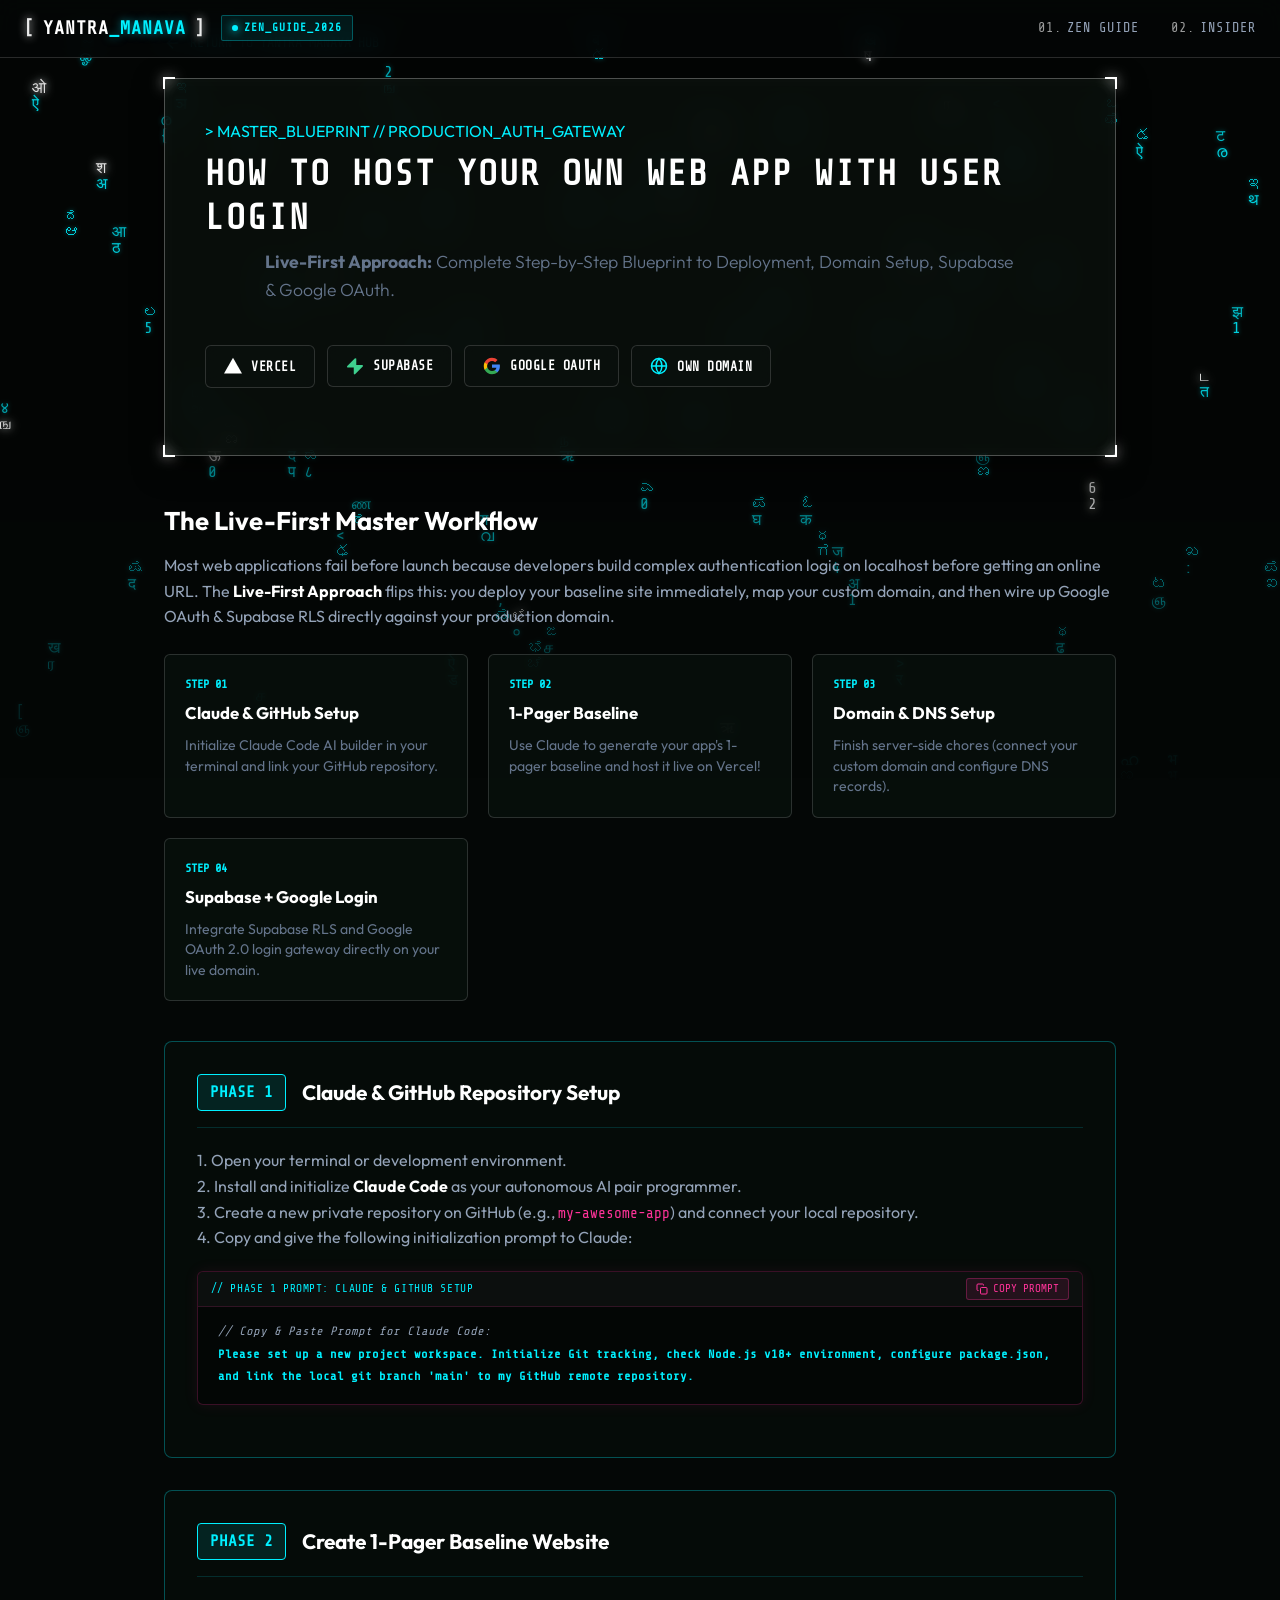
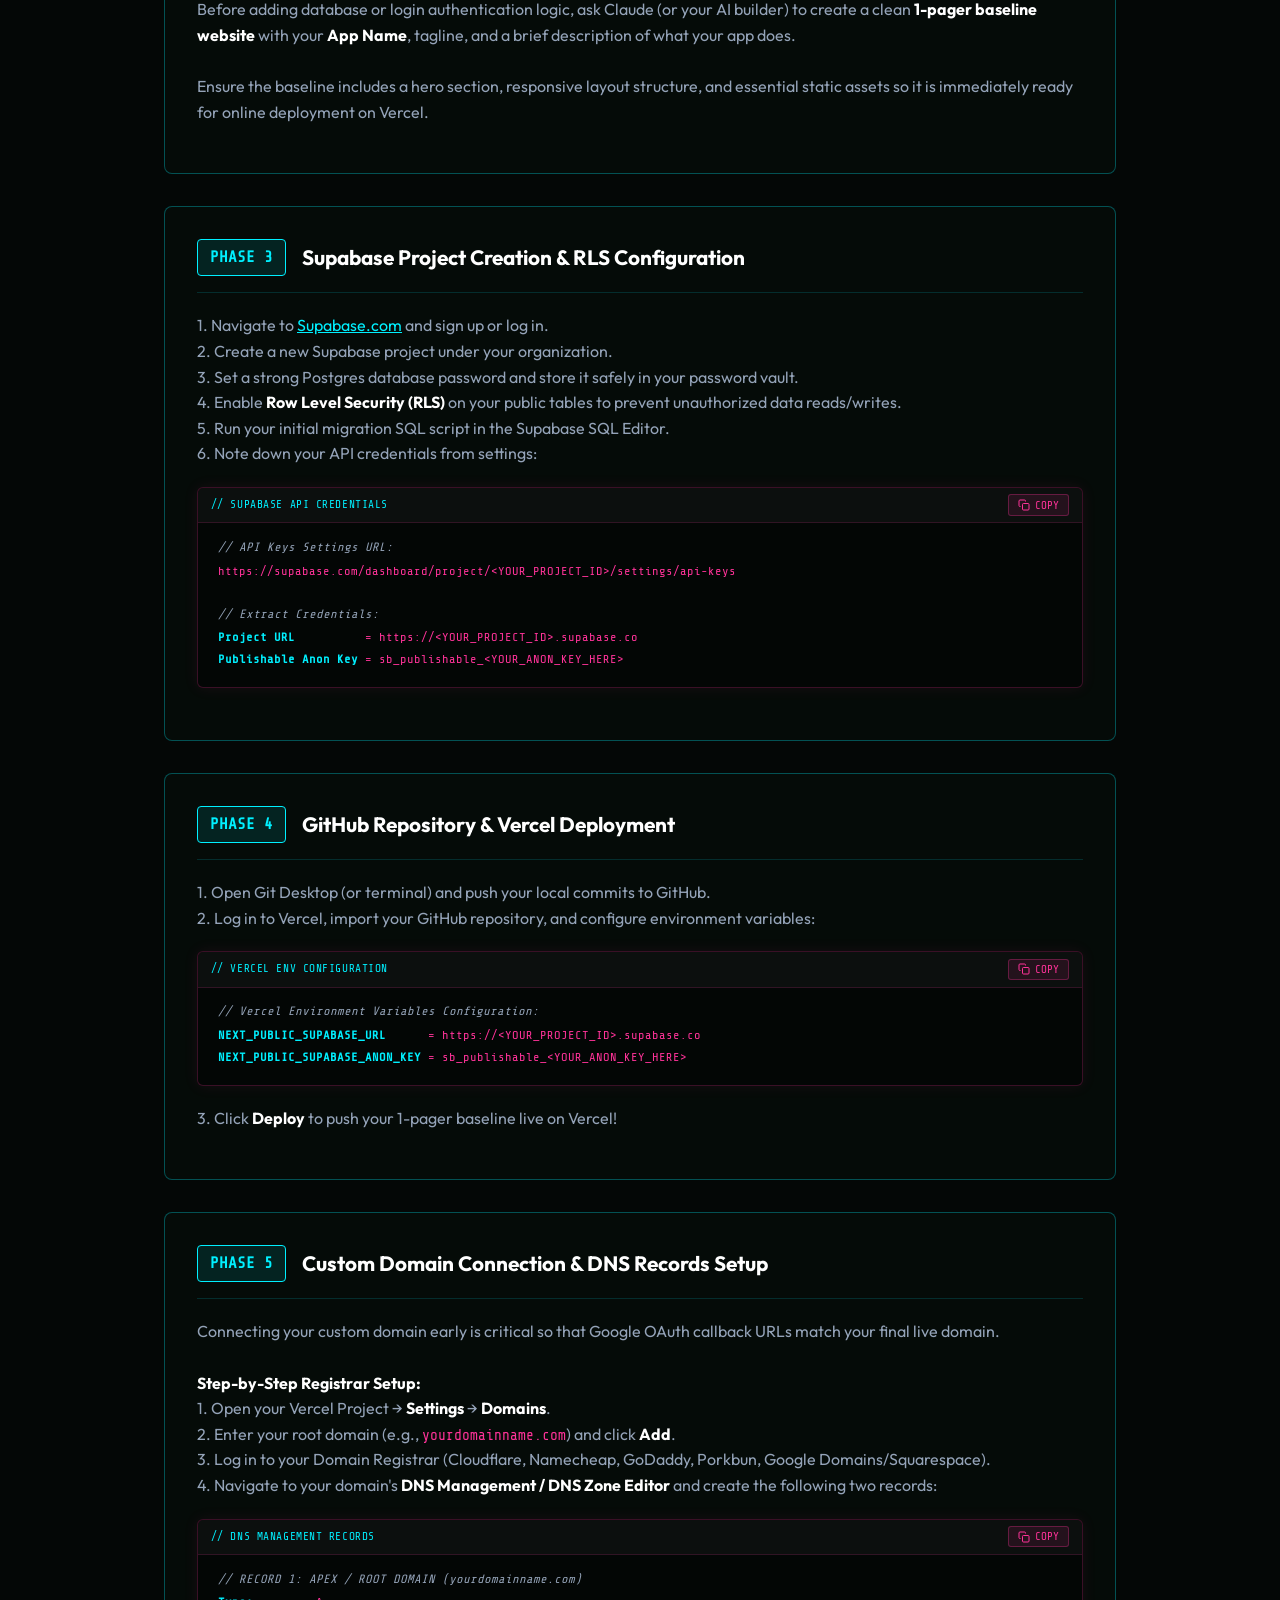
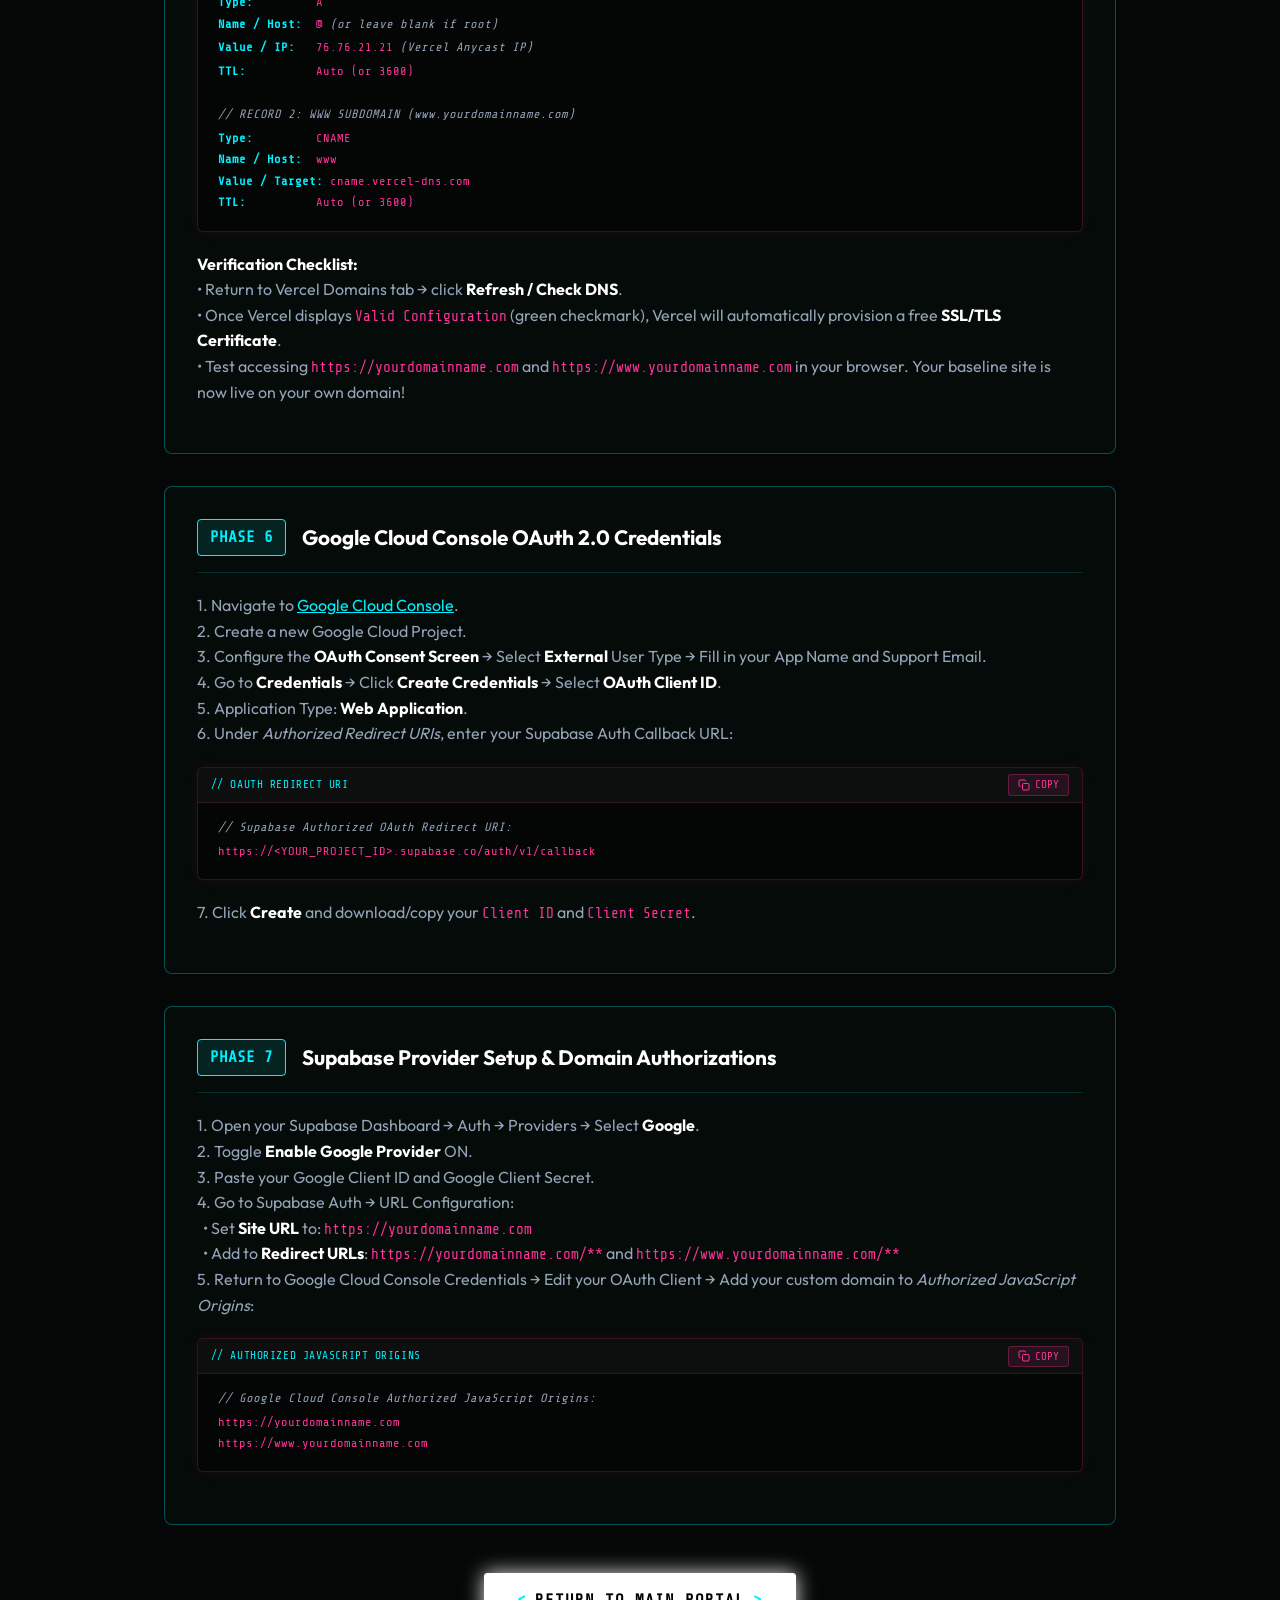
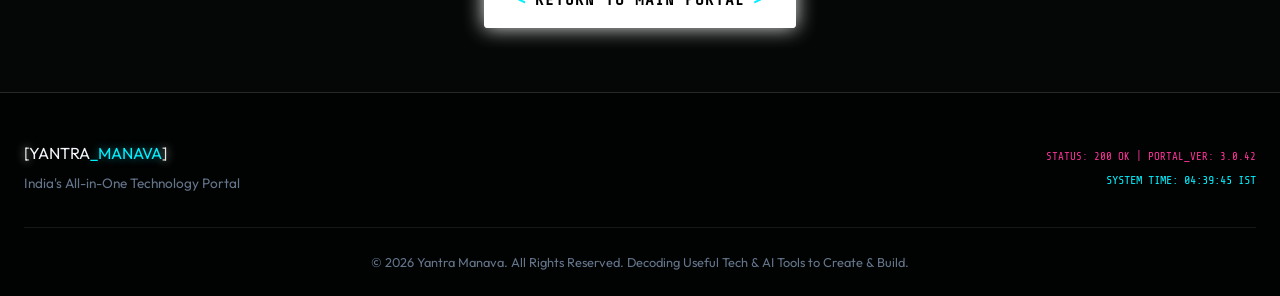
<file: zen-guide.html>
<!DOCTYPE html>
<html lang="en">
<head>
  <meta charset="UTF-8">
  <meta name="viewport" content="width=device-width, initial-scale=1.0">
  <title>Zen Guide (2026 Hottest) | How to Host Your Own Web App with User Login</title>
  <meta name="description" content="The 2026 Zen Guide: How to host your own web application with user login using GitHub, Vercel, Supabase RLS, and Google OAuth 2.0. A live-first production blueprint.">

  <!-- Mobile Browser Address Bar & Theme Color (Pure Black #040706) -->
  <meta name="theme-color" content="#040706">
  <meta name="apple-mobile-web-app-status-bar-style" content="black-translucent">
  <meta name="apple-mobile-web-app-capable" content="yes">

  <!-- Google Fonts: Share Tech Mono, Fira Code, Outfit -->
  <link rel="preconnect" href="https://fonts.googleapis.com">
  <link rel="preconnect" href="https://fonts.gstatic.com" crossorigin>
  <link href="https://fonts.googleapis.com/css2?family=Fira+Code:wght@400;600;700&family=Outfit:wght@300;400;600;700;800&family=Share+Tech+Mono&display=swap" rel="stylesheet">

  <link rel="stylesheet" href="styles.css">
</head>
<body>

  <!-- Matrix Background Rain Container -->
  <div class="matrix-rain-zone" id="matrix-rain-zone">
    <canvas id="matrix-canvas"></canvas>
  </div>

  <!-- CRT Scanlines Overlay (Disabled by default) -->
  <div id="crt-overlay" class="crt-scanlines disabled"></div>

  <!-- Header Navigation -->
  <header class="matrix-header">
    <div class="header-container">
      <a href="index.html" class="brand-logo">
        <span class="logo-bracket">[</span><span class="logo-text">YANTRA<span class="logo-dot">_MANAVA</span></span><span class="logo-bracket">]</span>
        <span class="status-badge"><span class="pulse-dot"></span>ZEN_GUIDE_2026</span>
      </a>

      <nav class="nav-links" id="nav-links">
        <a href="index.html#zen-guide" class="nav-link"><span class="nav-num">01.</span>ZEN GUIDE</a>
        <a href="index.html#newsletter" class="nav-link"><span class="nav-num">02.</span>INSIDER</a>
      </nav>



      <button class="mobile-menu-btn" id="mobile-menu-btn" aria-label="Toggle Navigation">
        <span></span><span></span><span></span>
      </button>
    </div>
  </header>

  <!-- Main Content Container -->
  <main class="main-content guide-page-container">

    <!-- Back Navigation -->
    <a href="index.html" class="back-home-btn">
      <svg viewBox="0 0 24 24" width="18" height="18" fill="none" stroke="currentColor" stroke-width="2"><line x1="19" y1="12" x2="5" y2="12"/><polyline points="12 19 5 12 12 5"/></svg>
      RETURN TO YANTRA MANAVA HUB
    </a>

    <!-- Hero / Header -->
    <div class="hud-frame guide-hero">
      <div class="hud-corner top-left"></div>
      <div class="hud-corner top-right"></div>
      <div class="hud-corner bottom-left"></div>
      <div class="hud-corner bottom-right"></div>

      <div class="terminal-prefix">&gt; MASTER_BLUEPRINT // PRODUCTION_AUTH_GATEWAY</div>
      <h1 class="decoder-title zen-main-title" style="font-size: 2.2rem; margin: 0.5rem 0;" data-value="HOW TO HOST YOUR OWN WEB APP WITH USER LOGIN">
        HOW TO HOST YOUR OWN WEB APP WITH USER LOGIN
      </h1>
      <p class="hero-subtitle" style="margin-top: 0.5rem; font-size: 1.1rem; color: var(--text-dim);">
        <strong>Live-First Approach:</strong> Complete Step-by-Step Blueprint to Deployment, Domain Setup, Supabase &amp; Google OAuth.
      </p>

      <div class="zen-tags-row">
        <span class="zen-tag tag-vercel">
          <svg class="zen-tag-logo" viewBox="0 0 24 24" fill="#ffffff"><path d="M12 1L24 22H0L12 1Z"/></svg>
          VERCEL
        </span>
        <span class="zen-tag tag-supabase">
          <svg class="zen-tag-logo" viewBox="0 0 24 24" fill="#3ecf8e"><path d="M13.35 2.05a1.2 1.2 0 0 0-1.7 0L1.7 12.05a1.2 1.2 0 0 0 .85 2.05h7.8v7.85a1.2 1.2 0 0 0 2.05.85l9.95-10a1.2 1.2 0 0 0-.85-2.05h-7.8V2.05z"/></svg>
          SUPABASE
        </span>
        <span class="zen-tag tag-google">
          <svg class="zen-tag-logo" viewBox="0 0 24 24">
            <path fill="#4285F4" d="M22.56 12.25c0-.78-.07-1.53-.2-2.25H12v4.26h5.92c-.26 1.37-1.04 2.53-2.21 3.31v2.77h3.57c2.08-1.92 3.28-4.74 3.28-8.09z"/>
            <path fill="#34A853" d="M12 23c2.97 0 5.46-.98 7.28-2.66l-3.57-2.77c-.98.66-2.23 1.06-3.71 1.06-2.86 0-5.29-1.93-6.16-4.53H2.18v2.84C3.99 20.53 7.7 23 12 23z"/>
            <path fill="#FBBC05" d="M5.84 14.09c-.22-.66-.35-1.36-.35-2.09s.13-1.43.35-2.09V7.06H2.18C1.43 8.55 1 10.22 1 12s.43 3.45 1.18 4.94l2.85-2.22.81-.63z"/>
            <path fill="#EA4335" d="M12 5.38c1.62 0 3.06.56 4.21 1.64l3.15-3.15C17.45 2.09 14.97 1 12 1 7.7 1 3.99 3.47 2.18 7.06l3.66 2.84c.87-2.6 3.3-4.52 6.16-4.52z"/>
          </svg>
          GOOGLE OAUTH
        </span>
        <span class="zen-tag tag-domain">
          <svg class="zen-tag-logo" viewBox="0 0 24 24" fill="none" stroke="#00f0ff" stroke-width="2"><circle cx="12" cy="12" r="10"/><line x1="2" y1="12" x2="22" y2="12"/><path d="M12 2a15.3 15.3 0 0 1 4 10 15.3 15.3 0 0 1-4 10 15.3 15.3 0 0 1-4-10 15.3 15.3 0 0 1 4-10z"/></svg>
          OWN DOMAIN
        </span>
      </div>
    </div>

    <!-- Core Philosophy & Live-First 4 Steps -->
    <div class="hud-card" style="margin-bottom: 2rem;">
      <h3 class="bio-title" style="margin-bottom: 1rem;">The Live-First Master Workflow</h3>
      <p class="bio-text">
        Most web applications fail before launch because developers build complex authentication logic on localhost before getting an online URL. The <strong>Live-First Approach</strong> flips this: you deploy your baseline site immediately, map your custom domain, and then wire up Google OAuth &amp; Supabase RLS directly against your production domain.
      </p>

      <div class="zen-flow-grid" style="margin-top: 1.5rem;">
        <div class="zen-flow-step">
          <div class="zen-step-num">STEP 01</div>
          <h4 class="zen-step-title">Claude &amp; GitHub Setup</h4>
          <p class="zen-step-desc">Initialize Claude Code AI builder in your terminal and link your GitHub repository.</p>
        </div>
        <div class="zen-flow-step">
          <div class="zen-step-num">STEP 02</div>
          <h4 class="zen-step-title">1-Pager Baseline</h4>
          <p class="zen-step-desc">Use Claude to generate your app's 1-pager baseline and host it live on Vercel!</p>
        </div>
        <div class="zen-flow-step">
          <div class="zen-step-num">STEP 03</div>
          <h4 class="zen-step-title">Domain &amp; DNS Setup</h4>
          <p class="zen-step-desc">Finish server-side chores (connect your custom domain and configure DNS records).</p>
        </div>
        <div class="zen-flow-step">
          <div class="zen-step-num">STEP 04</div>
          <h4 class="zen-step-title">Supabase + Google Login</h4>
          <p class="zen-step-desc">Integrate Supabase RLS and Google OAuth 2.0 login gateway directly on your live domain.</p>
        </div>
      </div>
    </div>

    <!-- Full Detailed Step-by-Step Blueprint -->

    <!-- Phase 1: Claude & GitHub Setup -->
    <div class="guide-step-block">
      <div class="guide-step-header">
        <span class="guide-step-num">PHASE 1</span>
        <h3 class="guide-step-title">Claude &amp; GitHub Repository Setup</h3>
      </div>
      <p class="bio-text">
        1. Open your terminal or development environment.<br>
        2. Install and initialize <strong>Claude Code</strong> as your autonomous AI pair programmer.<br>
        3. Create a new private repository on GitHub (e.g., <code>my-awesome-app</code>) and connect your local repository.<br>
        4. Copy and give the following initialization prompt to Claude:
      </p>

      <div class="guide-code-box">
        <div class="code-box-header">
          <span class="code-box-label">// PHASE 1 PROMPT: CLAUDE &amp; GITHUB SETUP</span>
          <button class="copy-code-btn" aria-label="Copy Prompt">
            <svg viewBox="0 0 24 24" width="12" height="12" fill="none" stroke="currentColor" stroke-width="2"><rect x="9" y="9" width="13" height="13" rx="2" ry="2"/><path d="M5 15H4a2 2 0 0 1-2-2V4a2 2 0 0 1 2-2h9a2 2 0 0 1 2 2v1"/></svg> COPY PROMPT
          </button>
        </div>
<pre><code><span class="code-comment">// Copy &amp; Paste Prompt for Claude Code:</span>
<span class="code-key">Please set up a new project workspace. Initialize Git tracking, check Node.js v18+ environment, configure package.json, and link the local git branch 'main' to my GitHub remote repository.</span></code></pre>
      </div>
    </div>

    <!-- Phase 2: Create 1-Pager Baseline -->
    <div class="guide-step-block">
      <div class="guide-step-header">
        <span class="guide-step-num">PHASE 2</span>
        <h3 class="guide-step-title">Create 1-Pager Baseline Website</h3>
      </div>
      <p class="bio-text">
        Before adding database or login authentication logic, ask Claude (or your AI builder) to create a clean <strong>1-pager baseline website</strong> with your <strong>App Name</strong>, tagline, and a brief description of what your app does.<br><br>
        Ensure the baseline includes a hero section, responsive layout structure, and essential static assets so it is immediately ready for online deployment on Vercel.
      </p>
    </div>

    <!-- Phase 3: Supabase Setup -->
    <div class="guide-step-block">
      <div class="guide-step-header">
        <span class="guide-step-num">PHASE 3</span>
        <h3 class="guide-step-title">Supabase Project Creation &amp; RLS Configuration</h3>
      </div>
      <p class="bio-text">
        1. Navigate to <a href="https://supabase.com" target="_blank" style="color: var(--matrix-red);">Supabase.com</a> and sign up or log in.<br>
        2. Create a new Supabase project under your organization.<br>
        3. Set a strong Postgres database password and store it safely in your password vault.<br>
        4. Enable <strong>Row Level Security (RLS)</strong> on your public tables to prevent unauthorized data reads/writes.<br>
        5. Run your initial migration SQL script in the Supabase SQL Editor.<br>
        6. Note down your API credentials from settings:
      </p>

      <div class="guide-code-box">
        <div class="code-box-header">
          <span class="code-box-label">// SUPABASE API CREDENTIALS</span>
          <button class="copy-code-btn" aria-label="Copy Credentials">
            <svg viewBox="0 0 24 24" width="12" height="12" fill="none" stroke="currentColor" stroke-width="2"><rect x="9" y="9" width="13" height="13" rx="2" ry="2"/><path d="M5 15H4a2 2 0 0 1-2-2V4a2 2 0 0 1 2-2h9a2 2 0 0 1 2 2v1"/></svg> COPY
          </button>
        </div>
<pre><code><span class="code-comment">// API Keys Settings URL:</span>
https://supabase.com/dashboard/project/&lt;YOUR_PROJECT_ID&gt;/settings/api-keys

<span class="code-comment">// Extract Credentials:</span>
<span class="code-key">Project URL</span>          = <span class="code-val">https://&lt;YOUR_PROJECT_ID&gt;.supabase.co</span>
<span class="code-key">Publishable Anon Key</span> = <span class="code-val">sb_publishable_&lt;YOUR_ANON_KEY_HERE&gt;</span></code></pre>
      </div>
    </div>

    <!-- Phase 4: Vercel Deployment -->
    <div class="guide-step-block">
      <div class="guide-step-header">
        <span class="guide-step-num">PHASE 4</span>
        <h3 class="guide-step-title">GitHub Repository &amp; Vercel Deployment</h3>
      </div>
      <p class="bio-text">
        1. Open Git Desktop (or terminal) and push your local commits to GitHub.<br>
        2. Log in to Vercel, import your GitHub repository, and configure environment variables:<br>
      </p>

      <div class="guide-code-box">
        <div class="code-box-header">
          <span class="code-box-label">// VERCEL ENV CONFIGURATION</span>
          <button class="copy-code-btn" aria-label="Copy Environment Variables">
            <svg viewBox="0 0 24 24" width="12" height="12" fill="none" stroke="currentColor" stroke-width="2"><rect x="9" y="9" width="13" height="13" rx="2" ry="2"/><path d="M5 15H4a2 2 0 0 1-2-2V4a2 2 0 0 1 2-2h9a2 2 0 0 1 2 2v1"/></svg> COPY
          </button>
        </div>
<pre><code><span class="code-comment">// Vercel Environment Variables Configuration:</span>
<span class="code-key">NEXT_PUBLIC_SUPABASE_URL</span>      = <span class="code-val">https://&lt;YOUR_PROJECT_ID&gt;.supabase.co</span>
<span class="code-key">NEXT_PUBLIC_SUPABASE_ANON_KEY</span> = <span class="code-val">sb_publishable_&lt;YOUR_ANON_KEY_HERE&gt;</span></code></pre>
      </div>

      <p class="bio-text">3. Click <strong>Deploy</strong> to push your 1-pager baseline live on Vercel!</p>
    </div>

    <!-- Phase 5: Custom Domain Connection & DNS Records Setup -->
    <div class="guide-step-block">
      <div class="guide-step-header">
        <span class="guide-step-num">PHASE 5</span>
        <h3 class="guide-step-title">Custom Domain Connection &amp; DNS Records Setup</h3>
      </div>
      <p class="bio-text">
        Connecting your custom domain early is critical so that Google OAuth callback URLs match your final live domain.<br><br>
        <strong>Step-by-Step Registrar Setup:</strong><br>
        1. Open your Vercel Project &rarr; <strong>Settings</strong> &rarr; <strong>Domains</strong>.<br>
        2. Enter your root domain (e.g., <code>yourdomainname.com</code>) and click <strong>Add</strong>.<br>
        3. Log in to your Domain Registrar (Cloudflare, Namecheap, GoDaddy, Porkbun, Google Domains/Squarespace).<br>
        4. Navigate to your domain's <strong>DNS Management / DNS Zone Editor</strong> and create the following two records:
      </p>

      <div class="guide-code-box">
        <div class="code-box-header">
          <span class="code-box-label">// DNS MANAGEMENT RECORDS</span>
          <button class="copy-code-btn" aria-label="Copy DNS Records">
            <svg viewBox="0 0 24 24" width="12" height="12" fill="none" stroke="currentColor" stroke-width="2"><rect x="9" y="9" width="13" height="13" rx="2" ry="2"/><path d="M5 15H4a2 2 0 0 1-2-2V4a2 2 0 0 1 2-2h9a2 2 0 0 1 2 2v1"/></svg> COPY
          </button>
        </div>
<pre><code><span class="code-comment">// RECORD 1: APEX / ROOT DOMAIN (yourdomainname.com)</span>
<span class="code-key">Type:</span>         <span class="code-val">A</span>
<span class="code-key">Name / Host:</span>  <span class="code-val">@</span> <span class="code-comment">(or leave blank if root)</span>
<span class="code-key">Value / IP:</span>   <span class="code-val">76.76.21.21</span> <span class="code-comment">(Vercel Anycast IP)</span>
<span class="code-key">TTL:</span>          <span class="code-val">Auto (or 3600)</span>

<span class="code-comment">// RECORD 2: WWW SUBDOMAIN (www.yourdomainname.com)</span>
<span class="code-key">Type:</span>         <span class="code-val">CNAME</span>
<span class="code-key">Name / Host:</span>  <span class="code-val">www</span>
<span class="code-key">Value / Target:</span> <span class="code-val">cname.vercel-dns.com</span>
<span class="code-key">TTL:</span>          <span class="code-val">Auto (or 3600)</span></code></pre>
      </div>

      <p class="bio-text">
        <strong>Verification Checklist:</strong><br>
        &bull; Return to Vercel Domains tab &rarr; click <strong>Refresh / Check DNS</strong>.<br>
        &bull; Once Vercel displays <code>Valid Configuration</code> (green checkmark), Vercel will automatically provision a free <strong>SSL/TLS Certificate</strong>.<br>
        &bull; Test accessing <code>https://yourdomainname.com</code> and <code>https://www.yourdomainname.com</code> in your browser. Your baseline site is now live on your own domain!
      </p>
    </div>

    <!-- Phase 6: Google Cloud Console OAuth -->
    <div class="guide-step-block">
      <div class="guide-step-header">
        <span class="guide-step-num">PHASE 6</span>
        <h3 class="guide-step-title">Google Cloud Console OAuth 2.0 Credentials</h3>
      </div>
      <p class="bio-text">
        1. Navigate to <a href="https://console.cloud.google.com" target="_blank" style="color: var(--matrix-red);">Google Cloud Console</a>.<br>
        2. Create a new Google Cloud Project.<br>
        3. Configure the <strong>OAuth Consent Screen</strong> &rarr; Select <strong>External</strong> User Type &rarr; Fill in your App Name and Support Email.<br>
        4. Go to <strong>Credentials</strong> &rarr; Click <strong>Create Credentials</strong> &rarr; Select <strong>OAuth Client ID</strong>.<br>
        5. Application Type: <strong>Web Application</strong>.<br>
        6. Under <em>Authorized Redirect URIs</em>, enter your Supabase Auth Callback URL:
      </p>

      <div class="guide-code-box">
        <div class="code-box-header">
          <span class="code-box-label">// OAUTH REDIRECT URI</span>
          <button class="copy-code-btn" aria-label="Copy URI">
            <svg viewBox="0 0 24 24" width="12" height="12" fill="none" stroke="currentColor" stroke-width="2"><rect x="9" y="9" width="13" height="13" rx="2" ry="2"/><path d="M5 15H4a2 2 0 0 1-2-2V4a2 2 0 0 1 2-2h9a2 2 0 0 1 2 2v1"/></svg> COPY
          </button>
        </div>
<pre><code><span class="code-comment">// Supabase Authorized OAuth Redirect URI:</span>
<span class="code-val">https://&lt;YOUR_PROJECT_ID&gt;.supabase.co/auth/v1/callback</span></code></pre>
      </div>

      <p class="bio-text">7. Click <strong>Create</strong> and download/copy your <code>Client ID</code> and <code>Client Secret</code>.</p>
    </div>

    <!-- Phase 7: Supabase Provider Setup -->
    <div class="guide-step-block">
      <div class="guide-step-header">
        <span class="guide-step-num">PHASE 7</span>
        <h3 class="guide-step-title">Supabase Provider Setup &amp; Domain Authorizations</h3>
      </div>
      <p class="bio-text">
        1. Open your Supabase Dashboard &rarr; Auth &rarr; Providers &rarr; Select <strong>Google</strong>.<br>
        2. Toggle <strong>Enable Google Provider</strong> ON.<br>
        3. Paste your Google Client ID and Google Client Secret.<br>
        4. Go to Supabase Auth &rarr; URL Configuration:<br>
        &nbsp;&nbsp;&bull; Set <strong>Site URL</strong> to: <code>https://yourdomainname.com</code><br>
        &nbsp;&nbsp;&bull; Add to <strong>Redirect URLs</strong>: <code>https://yourdomainname.com/**</code> and <code>https://www.yourdomainname.com/**</code><br>
        5. Return to Google Cloud Console Credentials &rarr; Edit your OAuth Client &rarr; Add your custom domain to <em>Authorized JavaScript Origins</em>:
      </p>

      <div class="guide-code-box">
        <div class="code-box-header">
          <span class="code-box-label">// AUTHORIZED JAVASCRIPT ORIGINS</span>
          <button class="copy-code-btn" aria-label="Copy Origins">
            <svg viewBox="0 0 24 24" width="12" height="12" fill="none" stroke="currentColor" stroke-width="2"><rect x="9" y="9" width="13" height="13" rx="2" ry="2"/><path d="M5 15H4a2 2 0 0 1-2-2V4a2 2 0 0 1 2-2h9a2 2 0 0 1 2 2v1"/></svg> COPY
          </button>
        </div>
<pre><code><span class="code-comment">// Google Cloud Console Authorized JavaScript Origins:</span>
<span class="code-val">https://yourdomainname.com</span>
<span class="code-val">https://www.yourdomainname.com</span></code></pre>
      </div>
    </div>

    <!-- Back to Hub Button -->
    <div style="text-align: center; margin-top: 3rem;">
      <a href="index.html" class="btn-hud primary-btn zen-cta-btn">
        <span class="btn-bracket">&lt;</span> RETURN TO MAIN PORTAL <span class="btn-bracket">&gt;</span>
      </a>
    </div>

  </main>

  <!-- Footer -->
  <footer class="matrix-footer">
    <div class="footer-container">
      <div class="footer-brand">
        <span class="logo-bracket">[</span><span class="logo-text">YANTRA<span class="logo-dot">_MANAVA</span></span><span class="logo-bracket">]</span>
        <p>India's All-in-One Technology Portal</p>
      </div>

      <div class="footer-sys">
        <code>STATUS: 200 OK | PORTAL_VER: 3.0.42</code>
        <div id="sys-clock" class="sys-clock">SYSTEM TIME: 00:00:00 IST</div>
      </div>
    </div>
    <div class="footer-bottom">
      <p>&copy; 2026 Yantra Manava. All Rights Reserved. Decoding Useful Tech &amp; AI Tools to Create &amp; Build.</p>
    </div>
  </footer>

  <script src="script.js"></script>
</body>
</html>
</file>
<file: styles.css>
/* ==========================================================================
   YANTRA MANAVA - DARK MATRIX STYLESHEET (WHITE HUD EDITION)
   ========================================================================== */

:root {
  --bg-dark: #040706;
  --bg-card: rgba(10, 16, 13, 0.82);
  --bg-card-hover: rgba(18, 26, 22, 0.92);
  
  --hud-white: #ffffff;
  --hud-white-glow: rgba(255, 255, 255, 0.9);
  --hud-white-subtle: rgba(255, 255, 255, 0.15);
  --hud-border: rgba(255, 255, 255, 0.28);
  --hud-border-glow: rgba(255, 255, 255, 0.6);

  --matrix-cyan: #00f0ff;
  --matrix-red: #00f0ff;
  --matrix-cyan-glow: rgba(0, 240, 255, 0.5);
  --matrix-red-glow: rgba(0, 240, 255, 0.5);

  --text-main: #f1f5f9;
  --text-muted: #94a3b8;
  --text-dim: #64748b;

  --font-mono: 'Share Tech Mono', 'Fira Code', monospace;
  --font-sans: 'Outfit', 'Inter', -apple-system, BlinkMacSystemFont, sans-serif;

  --transition-fast: 0.2s cubic-bezier(0.4, 0, 0.2, 1);
  --transition-normal: 0.3s cubic-bezier(0.4, 0, 0.2, 1);
}

/* Base Resets */
*, *::before, *::after {
  box-sizing: border-box;
  margin: 0;
  padding: 0;
}

body {
  background-color: var(--bg-dark);
  color: var(--text-main);
  font-family: var(--font-sans);
  overflow-x: hidden;
  user-select: none;
  -webkit-user-select: none;
  -moz-user-select: none;
  -ms-user-select: none;
}

body {
  min-height: 100vh;
  position: relative;
  line-height: 1.6;
}

/* ==========================================================================
   MATRIX CANVAS & CRT SCANLINE OVERLAY
   ========================================================================== */

.matrix-rain-zone {
  position: absolute;
  top: 0;
  left: 0;
  width: 100%;
  height: 750px; /* Covers Hero and smoothly fades away at the Tech Stack section */
  z-index: 0;
  pointer-events: none;
  overflow: hidden;
  mask-image: linear-gradient(to bottom, rgba(0, 0, 0, 1) 45%, rgba(0, 0, 0, 0) 100%);
  -webkit-mask-image: linear-gradient(to bottom, rgba(0, 0, 0, 1) 45%, rgba(0, 0, 0, 0) 100%);
}

#matrix-canvas {
  position: absolute;
  top: 0;
  left: 0;
  width: 100%;
  height: 100%;
  pointer-events: auto; /* Enables touch & cursor matrix rain interaction! */
}

.crt-scanlines {
  position: fixed;
  top: 0;
  left: 0;
  width: 100vw;
  height: 100vh;
  z-index: 999;
  pointer-events: none;
  background: linear-gradient(
    rgba(18, 16, 16, 0) 50%, 
    rgba(0, 0, 0, 0.25) 50%
  ), linear-gradient(
    90deg,
    rgba(255, 0, 0, 0.02),
    rgba(0, 255, 0, 0.01),
    rgba(0, 0, 255, 0.02)
  );
  background-size: 100% 4px, 6px 100%;
  opacity: 0.85;
  transition: opacity 0.3s ease;
}

.crt-scanlines.disabled {
  opacity: 0;
}

/* Ambient Glow Orbs */
.glow-orb {
  position: fixed;
  border-radius: 50%;
  filter: blur(140px);
  pointer-events: none;
  z-index: -1;
  opacity: 0.15;
}

.orb-1 {
  top: -10%;
  left: -10%;
  width: 50vw;
  height: 50vw;
  background: radial-gradient(circle, var(--hud-white), transparent);
}

.orb-2 {
  bottom: -20%;
  right: -10%;
  width: 60vw;
  height: 60vw;
  background: radial-gradient(circle, var(--matrix-red), transparent);
}

/* ==========================================================================
   HEADER & NAVIGATION
   ========================================================================== */

.matrix-header {
  position: fixed;
  top: 0;
  left: 0;
  width: 100%;
  z-index: 100;
  background: rgba(4, 7, 6, 0.85);
  backdrop-filter: blur(12px);
  border-bottom: 1px solid var(--hud-white-subtle);
  padding: 0.85rem 0;
}

.header-container {
  max-width: 1280px;
  margin: 0 auto;
  padding: 0 1.5rem;
  display: flex;
  align-items: center;
  justify-content: space-between;
}

.brand-logo {
  display: flex;
  align-items: center;
  gap: 0.5rem;
  text-decoration: none;
  font-family: var(--font-mono);
  font-size: 1.15rem;
  font-weight: 700;
  color: var(--hud-white);
  letter-spacing: 1px;
}

.logo-bracket {
  color: var(--hud-white-glow);
  text-shadow: 0 0 8px var(--hud-white-glow);
}

.logo-dot {
  color: var(--matrix-red);
  text-shadow: 0 0 8px var(--matrix-red-glow);
}

.status-badge {
  display: inline-flex;
  align-items: center;
  gap: 0.4rem;
  font-size: 0.7rem;
  padding: 0.2rem 0.6rem;
  background: rgba(0, 240, 255, 0.08);
  border: 1px solid rgba(0, 240, 255, 0.3);
  color: var(--matrix-red);
  border-radius: 2px;
  margin-left: 0.5rem;
}

.pulse-dot {
  width: 6px;
  height: 6px;
  background-color: var(--matrix-red);
  border-radius: 50%;
  box-shadow: 0 0 8px var(--matrix-red);
  animation: pulse 1.8s infinite;
}

@keyframes pulse {
  0% { opacity: 0.4; transform: scale(0.9); }
  50% { opacity: 1; transform: scale(1.3); }
  100% { opacity: 0.4; transform: scale(0.9); }
}

.nav-links {
  display: flex;
  align-items: center;
  gap: 2rem;
}

.nav-link {
  color: var(--text-muted);
  text-decoration: none;
  font-family: var(--font-mono);
  font-size: 0.85rem;
  letter-spacing: 1px;
  transition: var(--transition-fast);
}

.nav-num {
  color: var(--hud-white);
  margin-right: 0.3rem;
  opacity: 0.6;
}

.nav-link:hover {
  color: var(--hud-white);
  text-shadow: 0 0 10px var(--hud-white-glow);
}

.hud-controls {
  display: flex;
  align-items: center;
  gap: 0.75rem;
}

.hud-btn {
  background: rgba(255, 255, 255, 0.05);
  border: 1px solid var(--hud-border);
  color: var(--hud-white);
  font-family: var(--font-mono);
  font-size: 0.75rem;
  padding: 0.4rem 0.8rem;
  border-radius: 3px;
  cursor: pointer;
  transition: var(--transition-fast);
}

.hud-btn:hover {
  background: rgba(255, 255, 255, 0.15);
  border-color: var(--hud-white);
  box-shadow: 0 0 12px var(--hud-white-subtle);
}

.hud-btn.active span {
  color: var(--matrix-red);
  font-weight: 700;
}

.mobile-menu-btn {
  display: none;
  background: none;
  border: none;
  cursor: pointer;
  flex-direction: column;
  gap: 4px;
}

.mobile-menu-btn span {
  width: 24px;
  height: 2px;
  background-color: var(--hud-white);
}

/* ==========================================================================
   MAIN CONTENT & HUD FRAMES
   ========================================================================== */

.main-content {
  position: relative;
  z-index: 2;
  max-width: 1280px;
  margin: 0 auto;
  padding: 6rem 1.5rem 3rem;
}

/* HUD Frame Styling with Glowing White Corners */
.hud-frame {
  position: relative;
  background: var(--bg-card);
  border: 1px solid var(--hud-border);
  backdrop-filter: blur(16px);
  padding: 2.5rem;
  border-radius: 4px;
  box-shadow: 0 10px 30px rgba(0, 0, 0, 0.6), inset 0 0 20px rgba(255, 255, 255, 0.03);
  transition: border-color 0.3s ease, box-shadow 0.3s ease;
}

.hud-frame:hover {
  border-color: var(--hud-border-glow);
  box-shadow: 0 12px 35px rgba(0, 0, 0, 0.7), 0 0 25px rgba(255, 255, 255, 0.08);
}

.hud-corner {
  position: absolute;
  width: 12px;
  height: 12px;
  border-color: var(--hud-white);
  border-style: solid;
  pointer-events: none;
  filter: drop-shadow(0 0 6px var(--hud-white-glow));
}

.top-left {
  top: -2px;
  left: -2px;
  border-width: 2px 0 0 2px;
}

.top-right {
  top: -2px;
  right: -2px;
  border-width: 2px 2px 0 0;
}

.bottom-left {
  bottom: -2px;
  left: -2px;
  border-width: 0 0 2px 2px;
}

.bottom-right {
  bottom: -2px;
  right: -2px;
  border-width: 0 2px 2px 0;
}

/* Headings */
.section-title-wrap {
  margin: 4rem 0 2.5rem;
  display: flex;
  align-items: center;
  gap: 1.5rem;
}

.hud-heading {
  font-family: var(--font-mono);
  font-size: 1.5rem;
  font-weight: 700;
  color: var(--hud-white);
  letter-spacing: 2px;
  text-shadow: 0 0 12px var(--hud-white-glow);
}

.title-line {
  flex: 1;
  height: 1px;
  background: linear-gradient(90deg, var(--hud-border-glow), transparent);
}

/* ==========================================================================
   HERO SECTION
   ========================================================================== */

.hero-section {
  position: relative;
  overflow: hidden;
  padding: 3rem 0;
  border-radius: 4px;
}

.hero-hud {
  position: relative;
  z-index: 2;
  text-align: center;
  padding: 4rem 2rem;
}

.hero-header-tag {
  font-family: var(--font-mono);
  font-size: 0.85rem;
  color: var(--text-muted);
  margin-bottom: 1.5rem;
  letter-spacing: 1.5px;
}

.terminal-prefix {
  color: var(--matrix-red);
}

.sys-code {
  color: var(--hud-white);
  font-weight: 700;
  word-break: break-all;
  overflow-wrap: anywhere;
}

.decoder-title {
  font-family: var(--font-mono);
  font-size: clamp(1.8rem, 4vw, 3.4rem);
  font-weight: 700;
  color: var(--matrix-red);
  letter-spacing: 2px;
  line-height: 1.25;
  text-shadow: 0 0 20px var(--matrix-red-glow), 0 0 40px rgba(0, 240, 255, 0.4);
  margin-bottom: 1.5rem;
}

.hero-subtitle {
  max-width: 750px;
  margin: 0 auto 2.5rem;
  color: var(--text-muted);
  font-size: 1.1rem;
  font-weight: 300;
}

.hero-stats {
  display: flex;
  align-items: center;
  justify-content: center;
  gap: 2rem;
  margin-bottom: 3rem;
  flex-wrap: wrap;
}

.stat-card {
  display: flex;
  flex-direction: column;
  align-items: center;
}

.stat-num {
  font-family: var(--font-mono);
  font-size: 2rem;
  font-weight: 700;
  color: var(--hud-white);
  text-shadow: 0 0 15px var(--hud-white-glow);
}

.stat-label {
  font-family: var(--font-mono);
  font-size: 0.72rem;
  color: var(--matrix-red);
  letter-spacing: 1px;
}

.stat-divider {
  width: 1px;
  height: 35px;
  background: var(--hud-border);
}

.hero-actions {
  display: flex;
  align-items: center;
  justify-content: center;
  gap: 1.25rem;
  flex-wrap: wrap;
}

/* HUD Buttons */
.btn-hud {
  display: inline-flex;
  align-items: center;
  gap: 0.6rem;
  padding: 0.85rem 1.8rem;
  font-family: var(--font-mono);
  font-size: 0.9rem;
  font-weight: 700;
  text-decoration: none;
  letter-spacing: 1px;
  border-radius: 3px;
  transition: var(--transition-fast);
  cursor: pointer;
}

.primary-btn {
  background: var(--hud-white);
  color: #000;
  border: 1px solid var(--hud-white);
  box-shadow: 0 0 20px var(--hud-white-glow);
}

.primary-btn:hover {
  background: #e2e8f0;
  box-shadow: 0 0 30px var(--hud-white-glow), 0 0 50px rgba(255, 255, 255, 0.5);
  transform: translateY(-2px);
}

.secondary-btn {
  background: rgba(255, 255, 255, 0.05);
  color: var(--hud-white);
  border: 1px solid var(--hud-border);
}

.secondary-btn:hover {
  background: rgba(255, 255, 255, 0.15);
  border-color: var(--hud-white);
  box-shadow: 0 0 20px var(--hud-white-subtle);
  transform: translateY(-2px);
}

.btn-bracket {
  color: var(--matrix-red);
}

/* ==========================================================================
   ABOUT CREATOR SECTION
   ========================================================================== */

.about-grid {
  display: grid;
  grid-template-columns: 1fr;
  gap: 2.5rem;
  align-items: start;
}

.creator-media-wrap {
  position: relative;
}

.ai-news-globe-wrap {
  margin: 1.5rem auto 2.25rem auto;
  width: 100%;
  max-width: 540px;
}

.ai-news-globe-wrap .cyberpunk-host-frame {
  height: 360px;
  border-radius: 6px;
}

.image-hud-frame {
  padding: 0.5rem;
  overflow: hidden;
}

.cyberpunk-host-frame {
  position: relative;
  padding: 0;
  height: 440px;
  overflow: hidden;
  background: radial-gradient(circle at 50% 40%, rgba(0, 240, 255, 0.12) 0%, rgba(4, 7, 6, 0.96) 80%);
  border: 1px solid var(--hud-border-glow);
  box-shadow: 0 0 25px rgba(0, 240, 255, 0.15), inset 0 0 30px rgba(0, 0, 0, 0.8);
}

/* 3D Holographic Spinning Globe */
.globe-hud-frame {
  display: flex;
  align-items: center;
  justify-content: center;
}

.globe-viewport {
  position: relative;
  width: 280px;
  height: 280px;
  perspective: 800px;
  display: flex;
  align-items: center;
  justify-content: center;
  z-index: 5;
}

.earth-globe {
  position: relative;
  width: 230px;
  height: 230px;
  border-radius: 50%;
  overflow: hidden;
  box-shadow: inset -25px -15px 40px rgba(0, 0, 0, 0.85), inset 15px 15px 30px rgba(0, 240, 255, 0.35), 0 0 35px rgba(0, 240, 255, 0.3);
  border: 1.5px solid rgba(0, 240, 255, 0.6);
  background: #020906;
}

.earth-map-texture {
  position: absolute;
  top: 0;
  left: 0;
  width: 200%;
  height: 100%;
  background-image: url('assets/earth_map.png');
  background-size: cover;
  background-repeat: repeat-x;
  background-position: left center;
  opacity: 0.95;
  animation: spinRealEarth 18s linear infinite;
}

@keyframes spinRealEarth {
  0% { transform: translateX(0); }
  100% { transform: translateX(-50%); }
}

.earth-atmosphere-glow {
  position: absolute;
  top: 0;
  left: 0;
  width: 100%;
  height: 100%;
  border-radius: 50%;
  background: radial-gradient(circle at 35% 35%, rgba(255, 255, 255, 0.15), rgba(0, 240, 255, 0.08) 50%, rgba(4, 7, 6, 0.75) 90%);
  pointer-events: none;
  z-index: 4;
}

.globe-equator-ring {
  position: absolute;
  width: 260px;
  height: 260px;
  border: 1px dashed rgba(255, 255, 255, 0.3);
  border-radius: 50%;
  transform: rotateX(75deg);
  animation: pulseEquator 4s ease-in-out infinite alternate;
}

@keyframes pulseEquator {
  0% { border-color: rgba(255, 255, 255, 0.2); box-shadow: 0 0 10px rgba(0, 240, 255, 0.1); }
  100% { border-color: rgba(0, 240, 255, 0.6); box-shadow: 0 0 20px rgba(0, 240, 255, 0.4); }
}

/* India Beacon Pin */
.india-beacon-pin {
  position: absolute;
  top: 48%;
  left: 48%;
  width: 12px;
  height: 12px;
  background: #ffffff;
  border: 2px solid var(--matrix-red);
  border-radius: 50%;
  box-shadow: 0 0 15px #ffffff, 0 0 25px var(--matrix-red);
}

.india-beacon-pulse {
  position: absolute;
  top: 38%;
  left: 38%;
  width: 32px;
  height: 32px;
  border: 2px solid var(--matrix-red);
  border-radius: 50%;
  animation: beaconPulse 2s ease-out infinite;
}

@keyframes beaconPulse {
  0% { transform: scale(0.3); opacity: 1; }
  100% { transform: scale(2.2); opacity: 0; }
}

.india-label-tag {
  position: absolute;
  top: -24px;
  left: 18px;
  white-space: nowrap;
  background: rgba(4, 7, 6, 0.95);
  border: 1px solid var(--matrix-red);
  color: #ffffff;
  font-family: var(--font-mono);
  font-size: 0.65rem;
  font-weight: 700;
  padding: 0.2rem 0.5rem;
  border-radius: 3px;
  box-shadow: 0 0 10px rgba(0, 240, 255, 0.5);
}

.host-cyber-bg {
  position: absolute;
  top: 0;
  left: 0;
  width: 100%;
  height: 100%;
  z-index: 1;
  pointer-events: none;
}

.cyber-grid-overlay {
  position: absolute;
  top: 0;
  left: 0;
  width: 100%;
  height: 100%;
  background-image: 
    linear-gradient(rgba(0, 240, 255, 0.08) 1px, transparent 1px),
    linear-gradient(90deg, rgba(0, 240, 255, 0.08) 1px, transparent 1px);
  background-size: 24px 24px;
  opacity: 0.7;
}

.hud-target-reticle {
  position: absolute;
  top: 50%;
  left: 50%;
  width: 260px;
  height: 260px;
  margin-top: -130px;
  margin-left: -130px;
  border: 1px dashed rgba(0, 240, 255, 0.35);
  border-radius: 50%;
  animation: spinReticle 24s linear infinite;
}

.hud-target-reticle::before {
  content: '';
  position: absolute;
  top: 15px;
  left: 15px;
  right: 15px;
  bottom: 15px;
  border: 1px solid rgba(255, 255, 255, 0.2);
  border-radius: 50%;
  border-top-color: var(--matrix-red);
  animation: spinReticleReverse 14s linear infinite;
}

@keyframes spinReticle {
  from { transform: rotate(0deg); }
  to { transform: rotate(360deg); }
}

@keyframes spinReticleReverse {
  from { transform: rotate(360deg); }
  to { transform: rotate(0deg); }
}

.host-matrix-canvas {
  position: absolute;
  top: 0;
  left: 0;
  width: 100%;
  height: 100%;
  opacity: 0.6;
}

.creator-img {
  width: 100%;
  height: 420px;
  object-fit: cover;
  border-radius: 2px;
  filter: contrast(1.05) brightness(0.95);
  display: block;
}

.cutout-host-img {
  position: relative;
  z-index: 2;
  width: 100%;
  height: 100%;
  object-fit: contain;
  object-position: bottom center;
  filter: drop-shadow(0 0 16px rgba(0, 240, 255, 0.35)) contrast(1.1);
  transition: transform 0.4s ease, filter 0.4s ease;
}

.cyberpunk-host-frame:hover .cutout-host-img {
  transform: scale(1.03);
  filter: drop-shadow(0 0 25px rgba(0, 240, 255, 0.6)) contrast(1.15);
}

.image-scanner-line {
  position: absolute;
  top: 0;
  left: 0;
  width: 100%;
  height: 2px;
  background: linear-gradient(90deg, transparent, var(--hud-white), transparent);
  box-shadow: 0 0 15px var(--hud-white-glow);
  z-index: 10;
  animation: scanImage 4s ease-in-out infinite alternate;
}

@keyframes scanImage {
  0% { top: 2%; }
  100% { top: 98%; }
}

.image-overlay-badge {
  position: absolute;
  bottom: 1.25rem;
  left: 1.25rem;
  background: rgba(4, 7, 6, 0.9);
  border: 1px solid var(--hud-border-glow);
  backdrop-filter: blur(8px);
  padding: 0.4rem 0.8rem;
  font-family: var(--font-mono);
  font-size: 0.72rem;
  color: var(--hud-white);
  border-radius: 2px;
  display: flex;
  align-items: center;
  gap: 0.5rem;
}

.badge-dot {
  width: 6px;
  height: 6px;
  background-color: var(--matrix-red);
  border-radius: 50%;
  box-shadow: 0 0 8px var(--matrix-red);
}

.media-caption {
  margin-top: 0.75rem;
  text-align: center;
  font-size: 0.75rem;
  color: var(--text-dim);
}

/* Bio Card */
.bio-card {
  padding: 2.25rem;
}

.bio-tag {
  font-family: var(--font-mono);
  font-size: 0.8rem;
  color: var(--matrix-red);
  margin-bottom: 0.75rem;
}

.bio-title {
  font-size: 1.6rem;
  color: var(--hud-white);
  margin-bottom: 1.25rem;
  line-height: 1.3;
}

.bio-text {
  color: var(--text-muted);
  font-size: 1rem;
  margin-bottom: 1rem;
}

.bio-text strong {
  color: var(--hud-white);
}

.focus-grid {
  display: grid;
  grid-template-columns: repeat(2, 1fr);
  gap: 1.25rem;
  margin: 2rem 0;
}

.focus-item {
  display: flex;
  align-items: center;
  gap: 1rem;
  background: rgba(255, 255, 255, 0.03);
  border: 1px solid var(--hud-border);
  padding: 0.9rem 1.1rem;
  border-radius: 4px;
}

.focus-icon {
  font-size: 1.4rem;
}

.focus-detail strong {
  display: block;
  font-size: 0.92rem;
  color: var(--hud-white);
}

.focus-detail span {
  font-size: 0.78rem;
  color: var(--text-dim);
}

.social-connect-bar {
  display: flex;
  align-items: center;
  gap: 1rem;
  padding-top: 1.5rem;
  border-top: 1px solid var(--hud-border);
  flex-wrap: wrap;
}

.bar-label {
  font-family: var(--font-mono);
  font-size: 0.75rem;
  color: var(--text-muted);
}

.social-chip {
  display: inline-flex;
  align-items: center;
  gap: 0.5rem;
  background: rgba(0, 240, 255, 0.08);
  border: 1px solid rgba(0, 240, 255, 0.3);
  color: var(--matrix-red);
  text-decoration: none;
  font-family: var(--font-mono);
  font-size: 0.82rem;
  padding: 0.4rem 0.9rem;
  border-radius: 3px;
  transition: var(--transition-fast);
}

.social-chip:hover {
  background: rgba(0, 240, 255, 0.2);
  box-shadow: 0 0 12px var(--matrix-red-glow);
}

/* ==========================================================================
   FEATURED STORIES SECTION
   ========================================================================== */

.story-filters {
  display: flex;
  gap: 0.75rem;
  margin-bottom: 2rem;
  flex-wrap: wrap;
}

.filter-btn {
  background: rgba(255, 255, 255, 0.03);
  border: 1px solid var(--hud-border);
  color: var(--text-muted);
  font-family: var(--font-mono);
  font-size: 0.78rem;
  padding: 0.6rem 1.2rem;
  border-radius: 3px;
  cursor: pointer;
  transition: var(--transition-fast);
}

.filter-btn:hover {
  color: var(--hud-white);
  border-color: var(--hud-border-glow);
  background: rgba(255, 255, 255, 0.08);
}

.filter-btn.active {
  background: var(--hud-white);
  color: #000;
  border-color: var(--hud-white);
  font-weight: 700;
  box-shadow: 0 0 15px var(--hud-white-glow);
}

.stories-grid {
  display: grid;
  grid-template-columns: repeat(auto-fill, minmax(350px, 1fr));
  gap: 1.75rem;
}

.story-card {
  padding: 1.75rem;
  display: flex;
  flex-direction: column;
  justify-content: space-between;
  transition: transform 0.3s ease, border-color 0.3s ease;
}

.story-card:hover {
  transform: translateY(-5px);
  border-color: var(--hud-white);
}

.card-header {
  display: flex;
  align-items: center;
  justify-content: space-between;
  margin-bottom: 1rem;
}

.category-tag {
  font-family: var(--font-mono);
  font-size: 0.7rem;
  padding: 0.25rem 0.6rem;
  border-radius: 2px;
  letter-spacing: 0.5px;
  font-weight: 700;
}

.tech-tag {
  background: rgba(0, 240, 255, 0.1);
  color: #00f0ff;
  border: 1px solid rgba(0, 240, 255, 0.3);
}

.history-tag {
  background: rgba(255, 191, 0, 0.1);
  color: #ffbf00;
  border: 1px solid rgba(255, 191, 0, 0.3);
}

.politics-tag {
  background: rgba(255, 77, 77, 0.1);
  color: #ff4d4d;
  border: 1px solid rgba(255, 77, 77, 0.3);
}

.crime-tag {
  background: rgba(168, 85, 247, 0.1);
  color: #a855f7;
  border: 1px solid rgba(168, 85, 247, 0.3);
}

.story-code {
  font-family: var(--font-mono);
  font-size: 0.75rem;
  color: var(--text-dim);
}

.story-title {
  font-size: 1.2rem;
  color: var(--hud-white);
  margin-bottom: 0.85rem;
  line-height: 1.35;
}

.story-excerpt {
  color: var(--text-muted);
  font-size: 0.92rem;
  margin-bottom: 1.5rem;

  display: -webkit-box;
  -webkit-line-clamp: 3;
  line-clamp: 3;
  -webkit-box-orient: vertical;
  overflow: hidden;
}

.story-footer {
  display: flex;
  align-items: center;
  justify-content: space-between;
  padding-top: 1rem;
  border-top: 1px solid var(--hud-white-subtle);
  font-family: var(--font-mono);
  font-size: 0.78rem;
}

.read-time {
  color: var(--text-dim);
}

.story-link {
  color: var(--hud-white);
  text-decoration: none;
  font-weight: 700;
  transition: var(--transition-fast);
}

.story-link:hover {
  color: var(--matrix-red);
  text-shadow: 0 0 10px var(--matrix-red-glow);
}

/* ==========================================================================
   INSTAGRAM EMBED SECTION
   ========================================================================== */

.ig-banner-hud {
  padding: 2.5rem;
  margin-bottom: 2.5rem;
}

.ig-profile-header {
  display: flex;
  align-items: center;
  gap: 1.75rem;
  margin-bottom: 1.5rem;
  flex-wrap: wrap;
}

.ig-avatar {
  width: 75px;
  height: 75px;
  border-radius: 50%;
  background: linear-gradient(135deg, #833ab4, #fd1d1d, #fcb045);
  padding: 3px;
  display: flex;
  align-items: center;
  justify-content: center;
  box-shadow: 0 0 20px rgba(253, 29, 29, 0.4);
}

.ig-avatar-text {
  width: 100%;
  height: 100%;
  background: var(--bg-dark);
  border-radius: 50%;
  display: flex;
  align-items: center;
  justify-content: center;
  font-family: var(--font-mono);
  font-weight: 700;
  color: var(--hud-white);
  font-size: 1.25rem;
}

.ig-handle {
  font-size: 1.4rem;
  color: var(--hud-white);
  margin-bottom: 0.25rem;
}

.ig-bio-short {
  color: var(--text-muted);
  font-size: 0.95rem;
  margin-bottom: 0.6rem;
}

.ig-stats-row {
  display: flex;
  gap: 1.5rem;
  font-family: var(--font-mono);
  font-size: 0.8rem;
  color: var(--text-dim);
}

.ig-stats-row strong {
  color: var(--hud-white);
}

.ig-posts-grid {
  display: grid;
  grid-template-columns: repeat(auto-fit, minmax(300px, 1fr));
  gap: 1.5rem;
}

.ig-post-card {
  background: var(--bg-card);
  border: 1px solid var(--hud-border);
  padding: 1.5rem;
  border-radius: 4px;
  display: flex;
  flex-direction: column;
  justify-content: space-between;
  position: relative;
  transition: var(--transition-normal);
}

.ig-post-card:hover {
  border-color: var(--hud-white);
  box-shadow: 0 8px 25px rgba(0, 0, 0, 0.7);
  transform: translateY(-4px);
}

.ig-post-badge {
  position: absolute;
  top: 1rem;
  right: 1rem;
  font-family: var(--font-mono);
  font-size: 0.68rem;
  padding: 0.2rem 0.5rem;
  background: rgba(255, 255, 255, 0.08);
  border: 1px solid var(--hud-border);
  color: var(--hud-white);
  border-radius: 2px;
}

.ig-post-icon {
  font-size: 2rem;
  margin-bottom: 1rem;
}

.ig-post-body h4 {
  font-size: 1.1rem;
  color: var(--hud-white);
  margin-bottom: 0.5rem;
}

.ig-post-body p {
  color: var(--text-muted);
  font-size: 0.9rem;
  margin-bottom: 1.5rem;
}

.ig-card-link {
  font-family: var(--font-mono);
  font-size: 0.8rem;
  color: var(--matrix-red);
  text-decoration: none;
  transition: var(--transition-fast);
}

.ig-card-link:hover {
  text-shadow: 0 0 8px var(--matrix-red-glow);
}

/* ==========================================================================
   NEWSLETTER SECTION
   ========================================================================== */

.newsletter-section {
  margin: 5rem 0 3rem;
}

.newsletter-hud {
  text-align: center;
  padding: 3.5rem 2rem;
}

.newsletter-title {
  font-size: 1.8rem;
  color: var(--hud-white);
  margin: 0.75rem 0;
}

.newsletter-desc {
  max-width: 600px;
  margin: 0 auto 2rem;
  color: var(--text-muted);
}

.newsletter-form {
  display: flex;
  max-width: 540px;
  margin: 0 auto;
  gap: 0.75rem;
  flex-wrap: wrap;
}

.input-wrap {
  flex: 1;
  display: flex;
  align-items: center;
  background: rgba(0, 0, 0, 0.6);
  border: 1px solid var(--hud-border);
  padding: 0 1rem;
  border-radius: 3px;
  min-width: 260px;
}

.input-wrap:focus-within {
  border-color: var(--hud-white);
  box-shadow: 0 0 15px var(--hud-white-subtle);
}

.input-prefix {
  font-family: var(--font-mono);
  font-size: 0.8rem;
  color: var(--matrix-red);
  margin-right: 0.5rem;
}

.input-wrap input {
  width: 100%;
  background: none;
  border: none;
  outline: none;
  color: var(--hud-white);
  font-family: var(--font-mono);
  font-size: 0.9rem;
  padding: 0.85rem 0;
}

.form-toast,
.newsletter-msg {
  margin-top: 1rem;
  font-family: var(--font-mono);
  font-size: 0.85rem;
  color: var(--matrix-red);
  text-shadow: 0 0 8px var(--matrix-red-glow);
  min-height: 1.5rem;
  transition: all 0.3s ease;
}

.form-toast.success,
.newsletter-msg.success {
  color: var(--matrix-red);
  border: 1px solid rgba(0, 240, 255, 0.3);
  background: rgba(0, 240, 255, 0.08);
  padding: 0.75rem 1rem;
  border-radius: 4px;
}

/* ==========================================================================
   FOOTER
   ========================================================================== */

.matrix-footer {
  background: rgba(2, 4, 3, 0.95);
  border-top: 1px solid var(--hud-white-subtle);
  padding: 3rem 1.5rem 1.5rem;
}

.footer-container {
  max-width: 1280px;
  margin: 0 auto;
  display: flex;
  justify-content: space-between;
  align-items: center;
  gap: 2rem;
  flex-wrap: wrap;
  padding-bottom: 2rem;
  border-bottom: 1px solid rgba(255, 255, 255, 0.08);
}

.footer-brand p {
  color: var(--text-dim);
  font-size: 0.85rem;
  margin-top: 0.4rem;
}

.footer-links {
  display: flex;
  gap: 1.5rem;
}

.footer-links a {
  color: var(--text-muted);
  text-decoration: none;
  font-family: var(--font-mono);
  font-size: 0.85rem;
  transition: var(--transition-fast);
}

.footer-links a:hover {
  color: var(--hud-white);
}

.footer-sys {
  text-align: right;
  font-family: var(--font-mono);
  font-size: 0.75rem;
  color: var(--text-dim);
}

.sys-clock {
  color: var(--matrix-red);
  margin-top: 0.3rem;
}

.footer-bottom {
  max-width: 1280px;
  margin: 1.5rem auto 0;
  text-align: center;
  font-size: 0.8rem;
  color: var(--text-dim);
}

/* ==========================================================================
   ZEN GUIDE SECTION (2026 HOTTEST)
   ========================================================================== */

.zen-guide-section {
  padding: 3.5rem 0;
  position: relative;
}

.zen-guide-hud {
  background: rgba(4, 8, 6, 0.92);
  border: 1px solid rgba(255, 255, 255, 0.15);
  box-shadow: 0 10px 40px rgba(0, 0, 0, 0.95);
  padding: 2.5rem;
}

.zen-guide-header {
  margin-bottom: 2rem;
}

.zen-tags-row {
  display: flex;
  flex-wrap: wrap;
  gap: 0.75rem;
  margin: 1.25rem 0 1.75rem 0;
}

.zen-tag {
  display: inline-flex;
  align-items: center;
  gap: 0.6rem;
  font-family: var(--font-mono);
  font-size: 0.82rem;
  font-weight: 600;
  padding: 0.6rem 1.1rem;
  border-radius: 6px;
  letter-spacing: 0.04em;
  background: rgba(10, 16, 13, 0.85);
  border: 1px solid rgba(255, 255, 255, 0.15);
  color: var(--hud-white);
  backdrop-filter: blur(10px);
  white-space: nowrap;
  transition: transform 0.25s ease, border-color 0.25s ease, box-shadow 0.25s ease;
}

.zen-tag:hover {
  border-color: var(--matrix-red);
  box-shadow: 0 0 15px rgba(0, 240, 255, 0.3);
  transform: translateY(-2px);
}

.zen-tag-logo {
  width: 18px;
  height: 18px;
  flex-shrink: 0;
}

.zen-tag.tag-vercel,
.zen-tag.tag-supabase,
.zen-tag.tag-google,
.zen-tag.tag-domain {
  background: rgba(10, 16, 13, 0.85);
  border: 1px solid rgba(255, 255, 255, 0.15);
  color: var(--hud-white);
  text-shadow: none;
}

.zen-main-title {
  color: #ffffff !important;
  text-shadow: none !important;
}

.zen-flow-grid {
  display: grid;
  grid-template-columns: repeat(auto-fit, minmax(240px, 1fr));
  gap: 1.25rem;
  margin-bottom: 2.5rem;
}

.zen-flow-step {
  background: rgba(8, 16, 12, 0.85);
  border: 1px solid rgba(255, 255, 255, 0.15);
  border-radius: 6px;
  padding: 1.25rem;
  position: relative;
  transition: all 0.3s ease;
}

.zen-flow-step:hover {
  border-color: var(--matrix-red);
  box-shadow: 0 0 15px rgba(0, 240, 255, 0.2);
  transform: translateY(-2px);
}

.zen-step-num {
  font-family: var(--font-mono);
  font-size: 0.75rem;
  color: var(--matrix-red);
  margin-bottom: 0.4rem;
  font-weight: 700;
}

.zen-step-title {
  font-family: var(--font-heading);
  font-size: 1.05rem;
  color: var(--hud-white);
  margin-bottom: 0.5rem;
}

.zen-step-desc {
  font-size: 0.88rem;
  color: var(--text-dim);
  line-height: 1.45;
}

.zen-ai-compare {
  display: grid;
  grid-template-columns: repeat(auto-fit, minmax(280px, 1fr));
  gap: 1.5rem;
  margin-bottom: 2.5rem;
  width: 100%;
}

.zen-card {
  background: rgba(6, 12, 9, 0.9);
  border: 1px solid rgba(255, 255, 255, 0.15);
  border-radius: 6px;
  padding: 1.5rem;
  transition: all 0.3s ease;
  box-sizing: border-box;
  max-width: 100%;
  overflow: hidden;
}

.zen-card.claude-card,
.zen-card.antigravity-card {
  border-left: 3px solid var(--matrix-red);
}

.zen-card:hover {
  border-color: var(--matrix-red);
  box-shadow: 0 0 22px var(--matrix-red-glow);
}

.zen-card-header {
  display: flex;
  align-items: center;
  justify-content: space-between;
  gap: 0.75rem;
  flex-wrap: wrap;
  margin-bottom: 0.75rem;
  width: 100%;
  box-sizing: border-box;
}

.zen-card-title {
  font-family: var(--font-heading);
  font-size: 1.2rem;
  color: var(--hud-white);
  word-break: break-word;
  min-width: 0;
}

.zen-card-badge {
  font-family: var(--font-mono);
  font-size: 0.75rem;
  font-weight: 700;
  padding: 0.2rem 0.5rem;
  border-radius: 3px;
  background: rgba(255, 255, 255, 0.08);
  color: var(--hud-white);
  white-space: nowrap;
  flex-shrink: 0;
}

.zen-card-badge.jio-badge {
  background: rgba(0, 240, 255, 0.15);
  color: var(--matrix-red);
  border: 1px solid var(--matrix-red);
}

.zen-card-sub {
  font-size: 0.85rem;
  color: var(--text-dim);
  margin-bottom: 1rem;
  font-style: italic;
  word-break: break-word;
}

.zen-pro-con {
  font-size: 0.88rem;
  line-height: 1.5;
  margin-bottom: 0.6rem;
  word-break: break-word;
}

.zen-pro-con strong.pro-txt {
  color: var(--matrix-red);
}

.zen-pro-con strong.con-txt {
  color: var(--matrix-red);
}

.zen-cta-wrap {
  text-align: center;
  margin-top: 1.5rem;
}

.zen-cta-btn {
  display: inline-flex;
  align-items: center;
  justify-content: center;
  gap: 0.5rem;
  font-size: 1rem;
  padding: 0.85rem 2rem;
  text-decoration: none;
}

/* Master Guide Page Specific Styles */
.guide-page-container {
  max-width: 1000px;
  margin: 2rem auto 4rem;
  padding: 0 1.5rem;
}

.guide-hero {
  margin-bottom: 3rem;
}

.back-home-btn {
  display: inline-flex;
  align-items: center;
  gap: 0.5rem;
  font-family: var(--font-mono);
  font-size: 0.85rem;
  color: var(--matrix-red);
  text-decoration: none;
  margin-bottom: 1.5rem;
  transition: color 0.2s ease;
}

.back-home-btn:hover {
  color: var(--hud-white);
}

.guide-step-block {
  background: rgba(6, 12, 9, 0.95);
  border: 1px solid rgba(0, 240, 255, 0.3);
  border-radius: 8px;
  padding: 2rem;
  margin-bottom: 2rem;
  position: relative;
}

.guide-step-header {
  display: flex;
  align-items: center;
  gap: 1rem;
  margin-bottom: 1.25rem;
  border-bottom: 1px solid rgba(0, 240, 255, 0.15);
  padding-bottom: 1rem;
}

.guide-step-num {
  font-family: var(--font-mono);
  font-size: 1rem;
  font-weight: 700;
  color: var(--matrix-red);
  background: rgba(0, 240, 255, 0.1);
  padding: 0.3rem 0.75rem;
  border-radius: 4px;
  border: 1px solid var(--matrix-red);
}

.guide-step-title {
  font-family: var(--font-heading);
  font-size: 1.3rem;
  color: var(--hud-white);
}

code,
.bio-text code {
  font-family: var(--font-mono);
  font-size: 0.9em;
  color: #ff3399;
  background: transparent;
  border: none;
  padding: 0;
  box-shadow: none;
  word-break: break-word;
}

.guide-code-box code {
  color: inherit;
}

.guide-code-box {
  background: #030605;
  border: 1px solid rgba(255, 51, 153, 0.22);
  border-radius: 6px;
  padding: 1.1rem 1.25rem;
  font-family: var(--font-mono);
  font-size: 0.84rem;
  color: #ff3399;
  overflow-x: auto;
  margin: 1.25rem 0;
  line-height: 1.6;
  box-shadow: 0 0 15px rgba(255, 51, 153, 0.08);
  position: relative;
}

.code-box-header {
  display: flex;
  align-items: center;
  justify-content: space-between;
  background: rgba(255, 255, 255, 0.04);
  border-bottom: 1px solid rgba(255, 51, 153, 0.15);
  padding: 0.4rem 0.8rem;
  margin: -1.1rem -1.25rem 0.8rem -1.25rem;
  border-top-left-radius: 5px;
  border-top-right-radius: 5px;
}

.code-box-label {
  font-family: var(--font-mono);
  font-size: 0.7rem;
  color: var(--matrix-cyan);
  letter-spacing: 0.05em;
  text-transform: uppercase;
}

.copy-code-btn {
  background: rgba(255, 51, 153, 0.1);
  border: 1px solid rgba(255, 51, 153, 0.3);
  color: #ff3399;
  font-family: var(--font-mono);
  font-size: 0.68rem;
  padding: 0.2rem 0.55rem;
  border-radius: 3px;
  cursor: pointer;
  display: inline-flex;
  align-items: center;
  gap: 0.35rem;
  transition: all 0.2s ease;
}

.copy-code-btn:hover {
  background: rgba(255, 51, 153, 0.25);
  border-color: #ff3399;
  color: #ffffff;
  box-shadow: 0 0 8px rgba(255, 51, 153, 0.3);
}

.copy-code-btn.copied {
  background: rgba(0, 240, 255, 0.2);
  border-color: var(--matrix-cyan);
  color: var(--matrix-cyan);
}

.guide-code-box pre {
  margin: 0;
  padding: 0;
  font-family: inherit;
  font-size: inherit;
  line-height: inherit;
  white-space: pre-wrap;
  word-break: break-word;
}

.code-comment {
  color: #94a3b8;
  font-style: italic;
  display: inline-block;
  margin-bottom: 0.15rem;
}

.code-key {
  color: var(--matrix-cyan);
  font-weight: 600;
}

.code-val {
  color: #ff3399;
}

.sec-note-badge {
  display: inline-flex;
  align-items: center;
  gap: 0.5rem;
  font-family: var(--font-mono);
  font-size: 0.78rem;
  color: #ffb833;
  background: rgba(255, 184, 51, 0.1);
  border: 1px solid #ffb833;
  padding: 0.4rem 0.8rem;
  border-radius: 4px;
  margin-bottom: 1.25rem;
}

/* ==========================================================================
   RESPONSIVE BREAKPOINTS
   ========================================================================== */

@media (max-width: 900px) {
  .about-grid {
    grid-template-columns: 1fr;
  }

  .creator-img {
    height: 350px;
  }

  .focus-grid {
    grid-template-columns: 1fr;
  }
}

@media (max-width: 768px) {
  .header-container {
    padding: 0 0.75rem 0 0.5rem; /* Move brandmark further left for maximum navbar clearance */
  }

  .nav-links {
    display: none;
  }

  .mobile-menu-btn {
    display: flex;
  }

  .brand-logo {
    font-size: 0.9rem;
    gap: 0.25rem;
  }

  .status-badge {
    font-size: 0.58rem;
    padding: 0.15rem 0.35rem;
    margin-left: 0.15rem;
    letter-spacing: 0;
    white-space: nowrap;
  }

  .hud-controls {
    gap: 0.3rem;
  }

  .hud-frame {
    padding: 1.5rem;
  }

  .hero-stats {
    gap: 1rem;
  }

  .stat-divider {
    display: none;
  }

  .newsletter-form {
    flex-direction: column;
  }

  .footer-container {
    flex-direction: column;
    align-items: flex-start;
    gap: 1.5rem;
  }

  .footer-sys {
    text-align: left;
  }

  .homegrown-hud {
    padding: 1.5rem 1rem;
  }

  .homegrown-card {
    padding: 1.25rem 1rem;
  }

  .homegrown-card-header {
    flex-wrap: wrap;
    gap: 0.75rem;
  }

  .zen-card {
    padding: 1.25rem 1rem;
  }

  .zen-card-header {
    flex-direction: column;
    align-items: flex-start;
    gap: 0.4rem;
  }

  .zen-card-badge {
    align-self: flex-start;
  }

  .guide-code-box {
    padding: 0.85rem 1rem;
    font-size: 0.74rem;
    line-height: 1.5;
    border-radius: 5px;
  }
}

@media (max-width: 580px) {
  .guide-code-box {
    padding: 0.7rem 0.8rem;
    font-size: 0.68rem;
    line-height: 1.45;
    letter-spacing: -0.01em;
    word-break: break-word;
    white-space: pre-wrap;
  }

@media (max-width: 580px) {
  .header-container {
    padding: 0 0.5rem 0 0.35rem;
  }

  .brand-logo {
    font-size: 0.85rem;
    gap: 0.2rem;
  }

  .status-badge {
    display: none; /* Hide secondary badge on compact screens so brand title and controls never overflow */
  }

  .hud-btn {
    padding: 0.3rem 0.45rem;
    font-size: 0.68rem;
  }
}

/* ==========================================================================
   INTERACTIVE MATRIX TERMINAL SECTION
   ========================================================================== */

.terminal-section {
  padding: 3rem 0;
}

.terminal-hud {
  background: rgba(4, 8, 6, 0.92);
  border: 1px solid var(--matrix-red-glow);
  box-shadow: 0 10px 30px rgba(0, 0, 0, 0.8), 0 0 20px rgba(0, 240, 255, 0.12);
  padding: 0;
  overflow: hidden;
  border-radius: 6px;
}

.terminal-header {
  display: flex;
  align-items: center;
  justify-content: space-between;
  background: rgba(12, 22, 16, 0.95);
  padding: 0.75rem 1.2rem;
  border-bottom: 1px solid rgba(0, 240, 255, 0.2);
  font-family: var(--font-mono);
}

.terminal-dots {
  display: flex;
  gap: 8px;
}

.terminal-dots .dot {
  width: 10px;
  height: 10px;
  border-radius: 50%;
}
.dot.red { background: #ff5f56; }
.dot.yellow { background: #ffbd2e; }
.dot.green { background: #27c93f; }

.terminal-title {
  font-size: 0.8rem;
  color: var(--hud-white);
  letter-spacing: 1px;
  opacity: 0.9;
}

.terminal-status {
  font-size: 0.7rem;
  color: var(--matrix-red);
  display: flex;
  align-items: center;
  gap: 0.4rem;
}

.terminal-body {
  padding: 1.5rem;
  font-family: var(--font-mono);
  font-size: 0.9rem;
  min-height: 280px;
  max-height: 400px;
  overflow-y: auto;
  display: flex;
  flex-direction: column;
  background: #020504;
}

.terminal-output {
  display: flex;
  flex-direction: column;
  gap: 0.5rem;
  margin-bottom: 0.75rem;
}

.term-line {
  line-height: 1.5;
  word-break: break-word;
}

.term-sys {
  color: var(--matrix-red);
  font-weight: 700;
}

.term-info {
  color: var(--text-muted);
}

.term-cmd-highlight {
  color: var(--hud-white);
  font-weight: 700;
  text-shadow: 0 0 6px var(--hud-white-glow);
}

.term-user-cmd {
  color: var(--matrix-red);
  font-weight: 600;
}

.term-response {
  color: #e2e8f0;
  padding-left: 0.5rem;
  border-left: 2px solid var(--matrix-red);
  margin: 0.2rem 0 0.5rem;
  white-space: pre-wrap;
}

.term-heading {
  color: #f59e0b;
  font-weight: 700;
  margin-top: 0.4rem;
}

.term-link {
  color: var(--matrix-red);
  text-decoration: underline;
}

.terminal-input-line {
  display: flex;
  align-items: center;
  color: var(--hud-white);
  font-family: var(--font-mono);
}

.prompt-user {
  color: var(--matrix-red);
  font-weight: 700;
}

.prompt-path {
  color: var(--matrix-red);
}

.terminal-input {
  flex: 1;
  background: transparent;
  border: none;
  outline: none;
  color: #ffffff;
  font-family: var(--font-mono);
  font-size: 0.95rem;
  caret-color: var(--matrix-red);
}

.terminal-quick-cmds {
  display: flex;
  align-items: center;
  gap: 0.5rem;
  flex-wrap: wrap;
  padding: 0.75rem 1.2rem;
  background: rgba(8, 14, 11, 0.9);
  border-top: 1px solid rgba(255, 255, 255, 0.1);
  font-family: var(--font-mono);
}

.quick-label {
  font-size: 0.72rem;
  color: var(--text-muted);
  margin-right: 0.4rem;
}

.cmd-pill {
  background: rgba(0, 240, 255, 0.08);
  border: 1px solid rgba(0, 240, 255, 0.3);
  color: var(--matrix-red);
  font-family: var(--font-mono);
  font-size: 0.75rem;
  padding: 0.25rem 0.6rem;
  border-radius: 3px;
  cursor: pointer;
  transition: var(--transition-fast);
}

.cmd-pill:hover {
  background: rgba(0, 240, 255, 0.25);
  color: #ffffff;
  box-shadow: 0 0 10px var(--matrix-red-glow);
  transform: translateY(-1px);
}

/* ==========================================================================
   TOP GLOBAL & INDIA AI NEWS GRID STYLES
   ========================================================================== */

.ai-news-section {
  margin-top: 3.5rem;
}

.ai-news-header {
  display: flex;
  align-items: center;
  gap: 0.5rem;
  margin-bottom: 1.5rem;
  border-bottom: 1px solid rgba(0, 240, 255, 0.2);
  padding-bottom: 0.75rem;
}

.ai-news-title {
  font-family: var(--font-mono);
  font-size: 1.1rem;
  color: var(--hud-white);
  letter-spacing: 0.08em;
}

.ai-news-grid {
  display: grid;
  grid-template-columns: repeat(2, 1fr);
  gap: 1.5rem;
}

@media (max-width: 868px) {
  .ai-news-grid {
    grid-template-columns: 1fr;
  }
}

.news-card {
  position: relative;
  background: rgba(8, 14, 11, 0.85);
  border: 1px solid rgba(255, 255, 255, 0.12);
  padding: 1.5rem;
  border-radius: 4px;
  backdrop-filter: blur(12px);
  transition: transform 0.3s ease, border-color 0.3s ease, box-shadow 0.3s ease;
}

.india-highlight-card {
  border: 1px solid rgba(0, 240, 255, 0.45);
  background: radial-gradient(circle at 10% 10%, rgba(0, 240, 255, 0.08), rgba(8, 14, 11, 0.92));
  box-shadow: 0 0 20px rgba(0, 240, 255, 0.1);
}

.india-highlight-card:hover {
  border-color: rgba(0, 240, 255, 0.85);
  box-shadow: 0 0 25px rgba(0, 240, 255, 0.25);
  transform: translateY(-3px);
}

.global-card:hover {
  border-color: rgba(255, 255, 255, 0.35);
  transform: translateY(-3px);
}

.news-badge-row {
  display: flex;
  align-items: center;
  justify-content: space-between;
  margin-bottom: 0.8rem;
}

.news-tag {
  font-family: var(--font-mono);
  font-size: 0.72rem;
  font-weight: 700;
  padding: 0.25rem 0.6rem;
  border-radius: 3px;
}

.india-tag {
  background: rgba(0, 240, 255, 0.18);
  border: 1px solid var(--matrix-red);
  color: #00f0ff;
  box-shadow: 0 0 8px rgba(0, 240, 255, 0.3);
}

.global-tag {
  background: rgba(255, 255, 255, 0.1);
  border: 1px solid rgba(255, 255, 255, 0.25);
  color: var(--hud-white);
}

.news-time {
  font-family: var(--font-mono);
  font-size: 0.7rem;
  color: var(--text-muted);
}

.news-headline {
  font-family: var(--font-sans);
  font-size: 1.05rem;
  font-weight: 600;
  color: #ffffff;
  line-height: 1.4;
  margin-bottom: 0.6rem;
}

.news-summary {
  font-size: 0.88rem;
  color: var(--text-secondary);
  line-height: 1.55;
  margin-bottom: 1rem;
}

.news-footer-tag,
.news-footer-tag code {
  font-family: var(--font-mono);
  font-size: 0.7rem;
  color: var(--matrix-red);
}

/* ==========================================================================
   DYNAMIC AI TECH STACK CAROUSEL STYLES
   ========================================================================== */

.tech-stack-section {
  margin-top: 3.5rem;
  margin-bottom: 3.5rem;
}

.tech-stack-header {
  display: flex;
  align-items: center;
  gap: 0.5rem;
  margin-bottom: 1.5rem;
  border-bottom: 1px solid rgba(0, 240, 255, 0.2);
  padding-bottom: 0.75rem;
}

.tech-stack-title {
  font-family: var(--font-mono);
  font-size: 1.1rem;
  color: var(--hud-white);
  letter-spacing: 0.08em;
}

.tech-carousel-viewport {
  width: 100%;
  overflow: hidden;
  position: relative;
  mask-image: linear-gradient(to right, transparent, black 10%, black 90%, transparent);
  -webkit-mask-image: linear-gradient(to right, transparent, black 10%, black 90%, transparent);
  padding: 0.5rem 0;
}

.tech-carousel-track {
  display: flex;
  gap: 1.2rem;
  width: max-content;
  animation: scrollTechCarousel 25s linear infinite;
}

.tech-carousel-track:hover {
  animation-play-state: paused;
}

@keyframes scrollTechCarousel {
  0% { transform: translateX(0); }
  100% { transform: translateX(-50%); }
}

.tech-tool-card {
  display: flex;
  align-items: center;
  gap: 0.75rem;
  background: rgba(10, 16, 13, 0.85);
  border: 1px solid rgba(255, 255, 255, 0.15);
  padding: 0.8rem 1.4rem;
  border-radius: 6px;
  backdrop-filter: blur(10px);
  white-space: nowrap;
  transition: transform 0.25s ease, border-color 0.25s ease, box-shadow 0.25s ease;
}

.tech-tool-card:hover {
  border-color: var(--matrix-red);
  box-shadow: 0 0 15px rgba(0, 240, 255, 0.3);
  transform: translateY(-2px);
}

.tool-logo {
  width: 22px;
  height: 22px;
  flex-shrink: 0;
  transition: transform 0.2s ease, filter 0.2s ease;
}

.logo-chatgpt { color: #10a37f; fill: #10a37f; filter: drop-shadow(0 0 6px rgba(16, 163, 127, 0.6)); }
.logo-claude { color: #d97757; fill: #d97757; filter: drop-shadow(0 0 6px rgba(217, 119, 87, 0.6)); }
.logo-gemini { color: #8ab4f8; fill: #8ab4f8; filter: drop-shadow(0 0 6px rgba(138, 180, 248, 0.6)); }
.logo-cursor { color: var(--matrix-red); fill: var(--matrix-red); filter: drop-shadow(0 0 6px var(--matrix-red-glow)); }
.logo-perplexity { color: #22b8cf; fill: #22b8cf; filter: drop-shadow(0 0 6px rgba(34, 184, 207, 0.6)); }
.logo-v0 { color: #ffffff; fill: #ffffff; filter: drop-shadow(0 0 6px rgba(255, 255, 255, 0.6)); }
.logo-midjourney { color: #c084fc; fill: #c084fc; filter: drop-shadow(0 0 6px rgba(192, 132, 252, 0.6)); }
.logo-runway { color: #fb7185; fill: #fb7185; filter: drop-shadow(0 0 6px rgba(251, 113, 133, 0.6)); }
.logo-elevenlabs { color: #fbbf24; fill: #fbbf24; filter: drop-shadow(0 0 6px rgba(251, 191, 36, 0.6)); }
.logo-mistral { color: #ff7000; fill: #ff7000; filter: drop-shadow(0 0 6px rgba(255, 112, 0, 0.6)); }

.tool-name {
  font-family: var(--font-mono);
  font-size: 0.88rem;
  font-weight: 600;
  color: var(--hud-white);
  letter-spacing: 0.04em;
}

/* Vector SVG HUD Icons Replacement */
.hud-btn-svg {
  width: 14px;
  height: 14px;
  vertical-align: middle;
  margin-right: 4px;
  stroke: currentColor;
}

.focus-icon-svg {
  width: 22px;
  height: 22px;
  color: var(--matrix-red);
  stroke: currentColor;
}

.news-tag-svg {
  width: 13px;
  height: 13px;
  vertical-align: text-bottom;
  margin-right: 3px;
  stroke: currentColor;
}

/* HUD Language Switcher Select Dropdown */
.lang-select-wrap {
  display: inline-flex;
  align-items: center;
  gap: 0.35rem;
  padding: 0.35rem 0.6rem;
  background: rgba(0, 240, 255, 0.06);
  border: 1px solid rgba(0, 240, 255, 0.3);
  border-radius: 4px;
  color: var(--matrix-red);
  font-family: var(--font-mono);
  font-size: 0.75rem;
  font-weight: 600;
  cursor: pointer;
  transition: var(--transition-fast);
}

.lang-select-wrap:hover {
  background: rgba(0, 240, 255, 0.14);
  border-color: var(--matrix-red);
  box-shadow: 0 0 10px rgba(0, 240, 255, 0.25);
}

.hud-lang-select {
  background: transparent;
  border: none;
  color: var(--matrix-red);
  font-family: var(--font-mono);
  font-size: 0.75rem;
  font-weight: 700;
  outline: none;
  cursor: pointer;
}

.hud-lang-select option {
  background: #06110a;
  color: var(--hud-white);
  font-family: var(--font-mono);
  padding: 0.5rem;
}

/* ==========================================================================
   HOME GROWN PROJECTS SECTION
   ========================================================================== */

.homegrown-section {
  padding: 3.5rem 0;
  position: relative;
}

.homegrown-hud {
  background: rgba(4, 8, 6, 0.92);
  border: 1px solid rgba(255, 255, 255, 0.15);
  box-shadow: 0 10px 40px rgba(0, 0, 0, 0.95);
  padding: 2.5rem;
}

.homegrown-header {
  margin-bottom: 2rem;
}

.homegrown-grid {
  display: grid;
  grid-template-columns: repeat(auto-fit, minmax(280px, 1fr));
  gap: 1.5rem;
  margin-bottom: 2.5rem;
  width: 100%;
}

.homegrown-card {
  background: rgba(8, 16, 12, 0.85);
  border: 1px solid rgba(255, 255, 255, 0.15);
  border-radius: 6px;
  padding: 1.75rem;
  display: flex;
  flex-direction: column;
  justify-content: space-between;
  transition: transform 0.25s ease, border-color 0.25s ease, box-shadow 0.25s ease;
  box-sizing: border-box;
  max-width: 100%;
  overflow: hidden;
}

.homegrown-card:hover {
  border-color: var(--matrix-red);
  box-shadow: 0 0 20px rgba(0, 240, 255, 0.2);
  transform: translateY(-2px);
}

.homegrown-card-header {
  display: flex;
  align-items: center;
  justify-content: space-between;
  gap: 1rem;
  margin-bottom: 1rem;
  width: 100%;
  box-sizing: border-box;
}

.homegrown-brand-title-wrap {
  display: flex;
  align-items: center;
  gap: 1rem;
  min-width: 0;
}

.homegrown-app-logo-box {
  width: 44px;
  height: 44px;
  display: flex;
  align-items: center;
  justify-content: center;
  flex-shrink: 0;
  background: transparent;
  border: none;
  padding: 0;
  box-sizing: border-box;
}

.biggbucks-box,
.badboon-box {
  background: transparent;
  border: none;
  padding: 0;
  box-shadow: none;
}

.homegrown-app-logo-img {
  max-width: 100%;
  max-height: 100%;
  width: auto;
  height: auto;
  object-fit: contain;
  filter: drop-shadow(0 2px 8px rgba(0, 0, 0, 0.7));
}

.homegrown-app-name {
  font-family: var(--font-heading);
  font-size: 1.3rem;
  color: var(--hud-white);
  line-height: 1.2;
  word-break: break-word;
}

.homegrown-app-tag {
  font-family: var(--font-mono);
  font-size: 0.72rem;
  color: var(--matrix-red);
  letter-spacing: 0.05em;
  text-transform: uppercase;
  display: block;
  word-break: break-word;
}

.homegrown-launch-btn {
  padding: 0.45rem 0.9rem;
  font-size: 0.75rem;
  display: inline-flex;
  align-items: center;
  gap: 0.4rem;
  flex-shrink: 0;
}

.link-arrow-svg {
  width: 14px;
  height: 14px;
}

.homegrown-app-desc {
  font-size: 0.92rem;
  color: var(--text-dim);
  line-height: 1.5;
  margin-bottom: 1.25rem;
  word-break: break-word;
}

.homegrown-pills-row {
  display: flex;
  flex-wrap: wrap;
  gap: 0.5rem;
}

.homegrown-pill {
  font-family: var(--font-mono);
  font-size: 0.72rem;
  padding: 0.25rem 0.65rem;
  background: rgba(255, 255, 255, 0.05);
  border: 1px solid rgba(255, 255, 255, 0.12);
  border-radius: 4px;
  color: var(--hud-white);
  white-space: normal;
  word-break: break-word;
}

/* Multimedia Projects Delivered To Carousel */
.multimedia-delivered-section {
  margin-top: 3.5rem;
  padding-top: 2.5rem;
  border-top: 1px solid rgba(255, 255, 255, 0.1);
}

.multimedia-title-wrap {
  margin-bottom: 1.75rem;
}

.multimedia-heading {
  font-family: var(--font-mono);
  font-size: 1.15rem;
  color: var(--hud-white);
  letter-spacing: 0.08em;
  margin-top: 0.3rem;
}

.multimedia-carousel-viewport {
  overflow: hidden;
  position: relative;
  padding: 1.5rem 0;
  mask-image: linear-gradient(to right, transparent, black 10%, black 90%, transparent);
  -webkit-mask-image: linear-gradient(to right, transparent, black 10%, black 90%, transparent);
}

.multimedia-carousel-track {
  display: flex;
  align-items: center;
  gap: 3.5rem;
  width: max-content;
  animation: scrollMultimediaCarousel 12s linear infinite;
}

.multimedia-carousel-track:hover {
  animation-play-state: paused;
}

@keyframes scrollMultimediaCarousel {
  0% { transform: translateX(0); }
  100% { transform: translateX(-33.333%); }
}

.multimedia-card {
  display: flex;
  align-items: center;
  justify-content: center;
  background: transparent;
  border: none;
  padding: 0.5rem 1rem;
  border-radius: 0;
  backdrop-filter: none;
  height: 95px;
  min-width: 170px;
  cursor: pointer;
}

.multimedia-brand-img {
  max-height: 85px;
  max-width: 220px;
  width: auto;
  height: auto;
  object-fit: contain;
  filter: drop-shadow(0 0 14px rgba(0, 240, 255, 0.45)) drop-shadow(0 4px 12px rgba(0, 0, 0, 0.8));
  transition: transform 0.35s cubic-bezier(0.16, 1, 0.3, 1), filter 0.35s ease;
}

.colors-kannada-img {
  filter: drop-shadow(0 0 14px rgba(0, 240, 255, 0.45)) drop-shadow(0 0 10px rgba(255, 255, 255, 0.6)) drop-shadow(0 4px 12px rgba(0, 0, 0, 0.9));
}

.multimedia-card:hover .multimedia-brand-img {
  transform: scale(1.18);
  filter: drop-shadow(0 0 22px rgba(0, 240, 255, 0.85));
}
</file>
